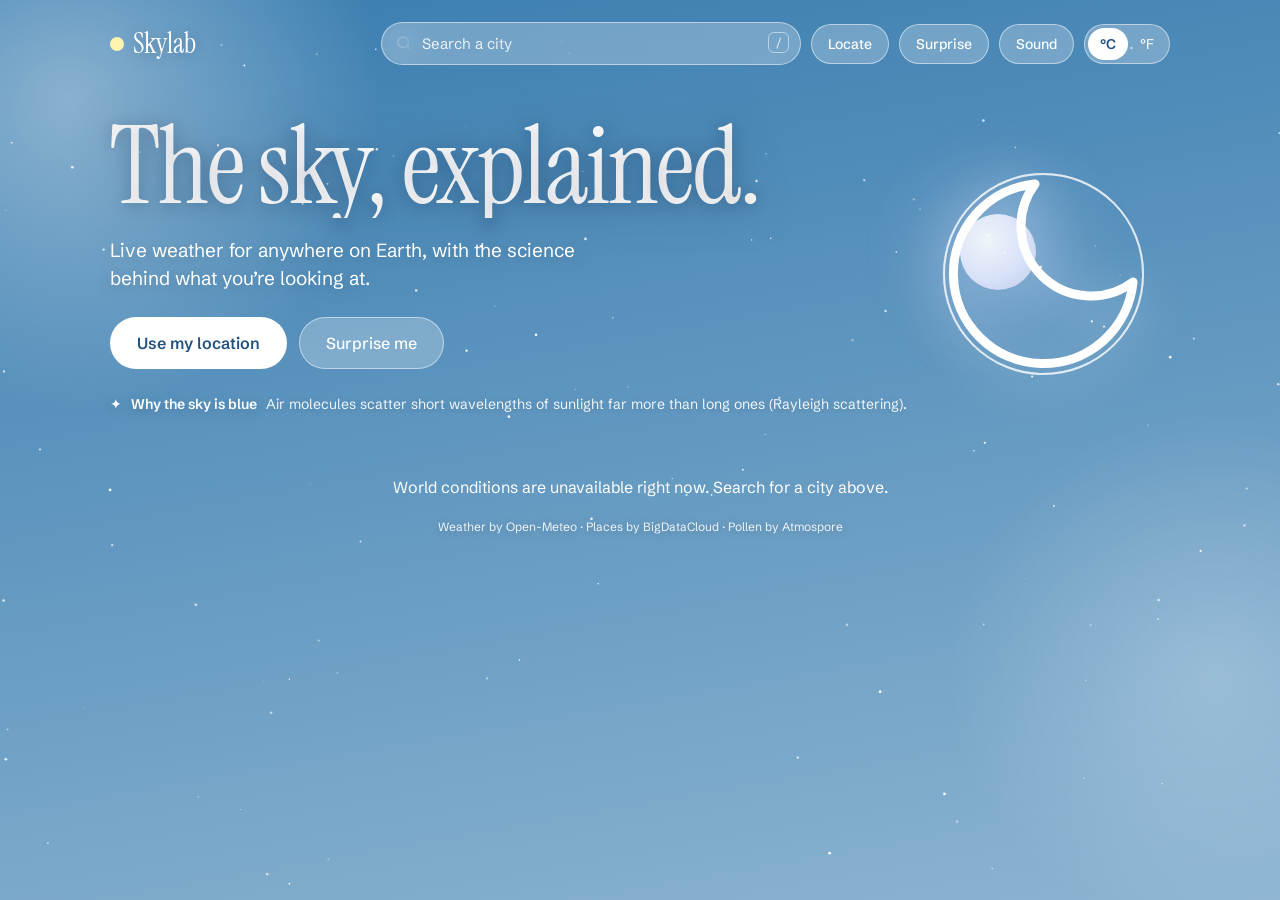
<file: skylab-weather_9.html>
<!DOCTYPE html>
<html lang="en">
<head>
<meta charset="utf-8">
<meta name="viewport" content="width=device-width, initial-scale=1">
<title>Skylab — Weather & Science</title>
<link rel="preconnect" href="https://fonts.googleapis.com">
<link rel="stylesheet" href="https://fonts.googleapis.com/css2?family=Instrument+Serif&family=Schibsted+Grotesk:wght@400;500;600&display=swap">
<style>
@property --a{syntax:'<color>';inherits:true;initial-value:#33b0ea}
@property --b{syntax:'<color>';inherits:true;initial-value:#a8dcf5}
@property --acc{syntax:'<color>';inherits:true;initial-value:#1d5f8c}
:root{--a:#33b0ea;--b:#a8dcf5;--acc:#1d5f8c;--ink:#14314f;--mut:rgba(20,49,79,.66);
--serif:"Instrument Serif",Georgia,serif;--sans:"Schibsted Grotesk",system-ui,sans-serif;
transition:--a 1.4s,--b 1.4s,--acc 1.4s}
*{box-sizing:border-box;margin:0}
html{scroll-behavior:smooth}
body{font-family:var(--sans);color:#fff;min-height:100vh;background:linear-gradient(170deg,var(--a),var(--b)) fixed;-webkit-font-smoothing:antialiased;overflow-x:hidden}
button{font:inherit;color:inherit;cursor:pointer;background:none;border:0}
:focus-visible{outline:2px solid #fff;outline-offset:2px}
::selection{background:rgba(255,255,255,.35)}

/* ambient layers */
.aurora{position:fixed;inset:-20%;z-index:0;pointer-events:none;
background:radial-gradient(40vmax 40vmax at 18% 22%,rgba(255,255,255,.38),transparent 62%),radial-gradient(34vmax 34vmax at 82% 68%,rgba(255,255,255,.24),transparent 62%);
animation:aur 28s ease-in-out infinite alternate}
@keyframes aur{to{transform:translate3d(6%,4%,0) rotate(8deg) scale(1.1)}}
#fx{position:fixed;inset:0;width:100%;height:100%;pointer-events:none;z-index:0}
#orb{position:fixed;width:120px;height:120px;border-radius:50%;transform:translate(-50%,-50%);pointer-events:none;z-index:0;opacity:0;
transition:left 1s cubic-bezier(.2,.7,.2,1),top 1s cubic-bezier(.2,.7,.2,1),opacity .7s,background .7s}
#orb.sun{background:radial-gradient(circle,#fffbe6 0 28%,#ffe08a 55%,rgba(255,224,138,0) 72%);animation:glow 5s ease-in-out infinite}
#orb.moon{width:76px;height:76px;background:radial-gradient(circle at 35% 35%,#fff,#e4eaff 55%,#c5cfee);box-shadow:0 0 80px 22px rgba(210,220,255,.45);animation:glow 6s ease-in-out infinite}
@keyframes glow{50%{transform:translate(-50%,-50%) scale(1.12)}}

.wrap{position:relative;z-index:1;max-width:1100px;margin:0 auto;padding:12px 20px 26px}

/* header */
header{position:sticky;top:0;z-index:10;display:flex;gap:10px;align-items:center;flex-wrap:wrap;padding:10px 20px;margin:0 -20px;border-radius:0 0 22px 22px;transition:background .35s,box-shadow .35s}
header.stuck{background:rgba(255,255,255,.2);backdrop-filter:blur(18px);box-shadow:0 8px 30px rgba(10,40,90,.12)}
.logo{font-family:var(--serif);font-size:28px;margin-right:auto;cursor:pointer;display:flex;align-items:center;gap:9px;text-shadow:0 2px 14px rgba(10,30,60,.25)}
.lg{width:14px;height:14px;border-radius:50%;background:#fff3b0;box-shadow:0 0 0 0 rgba(255,243,176,.8);animation:ping2 2.6s infinite}
@keyframes ping2{70%{box-shadow:0 0 0 12px rgba(255,243,176,0)}100%{box-shadow:0 0 0 0 rgba(255,243,176,0)}}
.search{position:relative;flex:1 1 280px;max-width:420px}
.search input{width:100%;padding:11px 40px 11px 40px;border-radius:999px;border:1px solid rgba(255,255,255,.5);background:rgba(255,255,255,.26);backdrop-filter:blur(14px);color:#fff;font:inherit;font-size:15px}
.search input::placeholder{color:rgba(255,255,255,.85)}
.search>svg{position:absolute;left:14px;top:12px;width:18px}
.search kbd{position:absolute;right:12px;top:10px;font:12px var(--sans);border:1px solid rgba(255,255,255,.5);border-radius:6px;padding:2px 7px;color:rgba(255,255,255,.9)}
.sugg{position:absolute;left:0;right:0;top:calc(100% + 8px);background:rgba(255,255,255,.97);color:var(--ink);border-radius:18px;overflow:hidden;z-index:5;display:none;box-shadow:0 20px 50px rgba(10,40,90,.25)}
.sugg.on{display:block;animation:rise .25s both}
.sugg button{display:block;width:100%;text-align:left;padding:11px 16px;font-size:14px}
.sugg button small{color:var(--mut);margin-left:6px}
.sugg button:hover,.sugg button[aria-selected=true]{background:rgba(20,49,79,.08)}
.sugg .hd{padding:10px 16px;font-size:13px;color:var(--mut)}
.pill{padding:10px 16px;border-radius:999px;border:1px solid rgba(255,255,255,.5);background:rgba(255,255,255,.24);backdrop-filter:blur(12px);font-size:14px;font-weight:500;white-space:nowrap;transition:transform .2s,background .25s}
.pill:hover{background:rgba(255,255,255,.38);transform:translateY(-2px)}
.pill:active{transform:scale(.95)}
.pill.solid{background:#fff;color:var(--acc);font-weight:600}
.pill.big{padding:15px 26px;font-size:16px}
.pill.dk{background:rgba(20,49,79,.07);border-color:rgba(20,49,79,.14);color:var(--ink)}
.pill.dk:hover{background:rgba(20,49,79,.13)}
.pill[aria-pressed=true].sndb{background:#fff;color:var(--acc)}
.seg{display:flex;padding:3px;border-radius:999px;border:1px solid rgba(255,255,255,.5);background:rgba(255,255,255,.24)}
.seg button{padding:7px 12px;border-radius:999px;font-size:14px;transition:background .25s,color .25s}
.seg button[aria-pressed=true]{background:#fff;color:var(--acc);font-weight:600}

/* hero */
.hero{display:grid;grid-template-columns:1.2fr 1fr;gap:10px;align-items:center;min-height:clamp(290px,42vh,410px);margin-top:10px;--px:0;--py:0;text-shadow:0 2px 16px rgba(10,30,60,.26)}
.place{display:flex;align-items:center;gap:8px}
.place h1{font-weight:500;font-size:23px}
.star{font-size:22px;color:#fff3b0;transition:transform .35s}
.star:hover{transform:rotate(72deg) scale(1.25)}
.sub{font-size:14px;color:rgba(255,255,255,.92);margin-top:2px}
.temp{font-family:var(--serif);font-size:clamp(96px,14vw,164px);line-height:.95;letter-spacing:-.02em;margin:8px 0 0 -4px;text-shadow:0 8px 40px rgba(10,30,60,.22)}
.temp sup{font-size:.34em;vertical-align:top;position:relative;top:.2em;margin-left:4px}
.cond{display:flex;align-items:center;gap:10px;font-size:22px}
.cond .em{display:inline-flex;font-size:34px}
.feels{font-size:15px;margin-top:4px;color:rgba(255,255,255,.93)}
.lede{font-family:var(--serif);font-size:22px;line-height:1.35;max-width:30ch;margin-top:10px}
.tt{margin-top:16px;max-width:380px}
.tt input{width:100%;height:8px;-webkit-appearance:none;appearance:none;border-radius:9px;background:rgba(255,255,255,.35);cursor:pointer}
.tt input::-webkit-slider-thumb{-webkit-appearance:none;width:24px;height:24px;border-radius:50%;background:#fff;box-shadow:0 3px 14px rgba(10,30,60,.35);transition:transform .2s}
.tt input::-moz-range-thumb{width:24px;height:24px;border:0;border-radius:50%;background:#fff;box-shadow:0 3px 14px rgba(10,30,60,.35)}
.tt input:hover::-webkit-slider-thumb,.tt input:active::-webkit-slider-thumb{transform:scale(1.22)}
.tl{margin-top:8px;font-size:13px;color:rgba(255,255,255,.92)}
.scene{display:flex;flex-direction:column;align-items:center;gap:16px}
.bigwrap{position:relative;display:grid;place-items:center;font-size:clamp(130px,20vw,240px);width:1em;height:1em}
.halo{position:absolute;inset:8%;border-radius:50%;border:2px solid rgba(255,255,255,.55);animation:haloP 3.8s ease-out infinite}
.halo::after{content:"";position:absolute;inset:-2px;border-radius:50%;border:2px solid rgba(255,255,255,.55);animation:haloP 3.8s 1.9s ease-out infinite}
@keyframes haloP{from{transform:scale(.8);opacity:.9}to{transform:scale(1.45);opacity:0}}
.bigic{font-size:1em;display:grid;place-items:center;transform:translate(calc(var(--px)*16px),calc(var(--py)*12px));transition:transform .25s}
.bigic .ic{width:1em;height:1em;stroke-width:.9;filter:drop-shadow(0 10px 26px rgba(255,255,255,.45))}
.ncbox{display:flex;align-items:center;gap:14px;padding:10px 16px;border-radius:18px;background:rgba(255,255,255,.24);border:1px solid rgba(255,255,255,.45);backdrop-filter:blur(12px);font-size:14px}
.ncbox .nb{display:flex;align-items:flex-end;gap:4px;height:30px}
.ncbox .nb i{width:6px;border-radius:3px;background:#fff;transform-origin:bottom;animation:gy .8s cubic-bezier(.2,.7,.2,1) both}

/* ticker & tabs */
.ticker{margin:4px 0 12px;min-height:26px;font-size:14px;display:flex;gap:9px;align-items:baseline;cursor:pointer;transition:opacity .4s,transform .4s;text-shadow:0 2px 12px rgba(10,30,60,.25)}
.ticker.out{opacity:0;transform:translateY(7px)}
.ticker b{font-weight:600;white-space:nowrap}
.ticker .tkb{opacity:.92;overflow:hidden;text-overflow:ellipsis;white-space:nowrap}
.spark{display:inline-block;animation:spin 6s linear infinite}
.tabs{position:relative;display:flex;gap:2px;padding:4px;border-radius:999px;background:rgba(255,255,255,.25);border:1px solid rgba(255,255,255,.45);backdrop-filter:blur(12px);width:max-content;max-width:100%;overflow-x:auto;margin-bottom:14px}
.tab{position:relative;z-index:1;padding:9px 18px;border-radius:999px;font-size:14px;font-weight:500;white-space:nowrap;transition:color .3s}
.tab[aria-selected=true]{color:var(--acc);font-weight:600}
.ind{position:absolute;top:4px;bottom:4px;left:4px;width:70px;border-radius:999px;background:#fff;box-shadow:0 6px 18px rgba(10,40,90,.18);transition:left .5s cubic-bezier(.3,1.3,.4,1),width .5s cubic-bezier(.3,1.3,.4,1)}

/* cards */
.pane{display:grid;gap:14px}
.g2{grid-template-columns:1.5fr 1fr}.g2e{grid-template-columns:1fr 1fr}
.card{position:relative;padding:20px;border-radius:26px;background:rgba(255,255,255,.72);color:var(--ink);text-shadow:none;border:1px solid rgba(255,255,255,.8);backdrop-filter:blur(18px) saturate(1.5);box-shadow:0 22px 50px -28px rgba(10,40,90,.45);
animation:rise .6s cubic-bezier(.2,.7,.2,1) both;transition:transform .35s cubic-bezier(.2,.7,.2,1),box-shadow .35s;overflow:hidden}
.pane>.card:nth-child(2){animation-delay:.1s}
.card:hover{transform:translateY(-4px);box-shadow:0 30px 60px -28px rgba(10,40,90,.5)}
.card::before{content:"";position:absolute;inset:0;pointer-events:none;opacity:0;transition:opacity .3s;background:radial-gradient(260px circle at var(--mx,50%) var(--my,50%),rgba(255,255,255,.75),transparent 65%)}
.card:hover::before{opacity:1}
.card>*{position:relative}
h3{font-size:12px;letter-spacing:.08em;text-transform:uppercase;color:var(--mut);margin-bottom:12px;font-weight:600}
.note{color:var(--mut);font-size:14px;line-height:1.55;margin-top:8px}
.sk{animation:pulse 1.2s infinite alternate}
@keyframes pulse{from{opacity:.4}to{opacity:.9}}

/* today */
.strip{display:grid;grid-template-columns:auto repeat(4,1fr);gap:16px;align-items:center;padding-bottom:14px;margin-bottom:10px;border-bottom:1px solid rgba(20,49,79,.1)}
.ringw{text-align:center}.ringw small{display:block;font-size:12px;color:var(--mut);margin-top:-2px}
.rg{animation:ringIn 1.6s cubic-bezier(.2,.7,.2,1) both}
@keyframes ringIn{from{stroke-dashoffset:var(--C)}}
.mini span{font-size:12px;color:var(--mut)}
.mini b{display:flex;align-items:center;gap:6px;font-family:var(--serif);font-weight:400;font-size:26px;line-height:1.2}
.mini small{font-size:12px;color:var(--mut)}
.bar2{height:5px;border-radius:9px;background:rgba(20,49,79,.12);margin-top:6px;overflow:hidden}
.bar2 i{display:block;height:100%;width:var(--w);background:var(--acc);border-radius:9px;animation:gw 1.2s cubic-bezier(.2,.7,.2,1) both}
.wind{width:22px;height:22px;transform:rotate(var(--r));animation:aim 1.6s cubic-bezier(.3,1.4,.4,1) both;color:var(--acc)}
@keyframes aim{from{transform:rotate(-220deg)}}
.chartbox{position:relative}
.tlegend{display:flex;align-items:center;gap:10px;margin-top:6px;font-size:12px;color:var(--mut)}
.tgbar{flex:1;height:6px;border-radius:9px}
.rb{transform-box:fill-box;transform-origin:bottom;animation:gy .8s cubic-bezier(.2,.7,.2,1) both;animation-delay:calc(var(--i)*25ms)}
.draw{stroke-dasharray:1;stroke-dashoffset:1;animation:dr 2s .2s cubic-bezier(.4,0,.2,1) forwards}
@keyframes dr{to{stroke-dashoffset:0}}
.tip{position:absolute;top:-6px;transform:translateX(-50%);padding:7px 11px;border-radius:12px;background:var(--ink);color:#fff;font-size:13px;pointer-events:none;opacity:0;transition:opacity .2s,left .08s;white-space:nowrap;text-align:center;z-index:2}
.tip small{opacity:.75}
.side{display:flex;flex-direction:column;gap:12px}
.arc{stroke-dasharray:4 6;animation:dash 2s linear infinite}
@keyframes dash{to{stroke-dashoffset:-20}}
.glow{animation:gl2 2.4s ease-in-out infinite;transform-box:fill-box;transform-origin:center}
@keyframes gl2{50%{transform:scale(1.5);opacity:.1}}
.moonrow{display:flex;gap:12px;align-items:center;font-size:14px}
.moonrow .ic{font-size:36px}.moonrow small{display:block;color:var(--mut);font-size:12px}
.best{font-size:14px;line-height:1.5}.best b{font-family:var(--serif);font-weight:400;font-size:19px}
.chips{display:flex;flex-wrap:wrap;gap:8px}
.chip{display:inline-flex;gap:7px;align-items:center;padding:8px 13px;border-radius:999px;background:rgba(255,255,255,.85);font-size:13.5px;animation:pop .55s cubic-bezier(.3,1.5,.4,1) both;animation-delay:calc(var(--n)*90ms + 300ms);transition:transform .25s}
.chip:hover{transform:translateY(-3px) rotate(-2deg)}
.chip .ic{font-size:17px}
@keyframes pop{from{opacity:0;transform:scale(.6)}}

/* week */
.story{font-family:var(--serif);font-size:21px;line-height:1.35;margin-bottom:10px;max-width:46ch}
.wk{display:grid;grid-template-columns:repeat(7,1fr);gap:6px}
.dcol{display:flex;flex-direction:column;align-items:center;gap:6px;padding:12px 4px;border-radius:18px;font-size:14px;animation:rise .6s cubic-bezier(.2,.7,.2,1) both;animation-delay:calc(var(--n)*70ms);transition:background .25s,transform .25s}
.dcol:hover{background:rgba(255,255,255,.8);transform:translateY(-5px)}
.dcol .dic{font-size:26px;display:flex}
.dcol .hi{font-weight:600}.dcol .lo,.dcol small{color:var(--mut)}.dcol small{font-size:12px;color:#3b8fe0}
.dbar{position:relative;width:9px;height:110px;border-radius:9px;background:rgba(20,49,79,.1)}
.dbar i{position:absolute;left:0;right:0;bottom:var(--lo);height:var(--h);border-radius:9px;animation:gy .9s cubic-bezier(.2,.7,.2,1) both;animation-delay:calc(var(--n)*70ms + 200ms)}
.hours{display:flex;gap:6px;overflow-x:auto;padding-bottom:6px;scrollbar-width:thin}
.hr{flex:0 0 62px;text-align:center;padding:10px 0;border-radius:16px;font-size:14px;transition:background .2s,transform .2s;animation:rise .5s cubic-bezier(.2,.7,.2,1) both;animation-delay:calc(var(--n)*28ms)}
.hr:hover{background:rgba(255,255,255,.8);transform:translateY(-3px)}
.hr:first-child{background:rgba(255,255,255,.75)}
.hr .t{color:var(--mut);font-size:13px}.hr .e{font-size:24px;margin:6px 0;display:flex;justify-content:center}.hr .p{font-size:11px;color:#3b8fe0;height:14px}

/* air & pollen */
.gauge svg{width:100%;max-width:280px;display:block;margin:0 auto}
.gfill{animation:gf 1.6s cubic-bezier(.2,.7,.2,1) both}
@keyframes gf{from{stroke-dashoffset:100}}
.needle{transform-origin:100px 100px;transform:rotate(var(--r));animation:needle 1.8s cubic-bezier(.3,1.4,.4,1) both}
@keyframes needle{from{transform:rotate(-90deg)}}
.aq{text-align:center;font-family:var(--serif);font-size:54px;line-height:1;margin-top:-4px}
.aq small{font-family:var(--sans);font-size:16px;margin-left:10px}
.pl{display:grid;gap:11px;margin-top:12px}
.pr{display:grid;grid-template-columns:92px 1fr 78px;align-items:center;gap:12px;font-size:14px}
.pb{height:8px;border-radius:9px;background:rgba(20,49,79,.1);overflow:hidden}
.pb i{display:block;height:100%;width:var(--w);border-radius:9px;animation:gw 1.1s cubic-bezier(.2,.7,.2,1) both;animation-delay:calc(var(--n)*80ms)}
.pb i.lv0{background:#4fd18b}.pb i.lv1{background:#f0cf45}.pb i.lv2{background:#f59a3a}.pb i.lv3{background:#e5652e}
.pr b{text-align:right;font-weight:600;font-size:13px}
.src{display:inline-block;margin-top:12px;font-size:12px;color:var(--mut);border:1px solid rgba(20,49,79,.16);border-radius:99px;padding:3px 10px}

/* science */
.sw{display:inline-flex;padding:3px;border-radius:999px;background:rgba(20,49,79,.08);margin-bottom:14px}
.sw button{padding:7px 14px;border-radius:999px;font-size:13.5px;transition:background .25s,color .25s}
.sw button[aria-pressed=true]{background:#fff;color:var(--acc);font-weight:600;box-shadow:0 4px 12px rgba(10,40,90,.12)}
#sbody{animation:rise .5s both}
.tag{display:inline-block;font-size:12px;border:1px solid rgba(20,49,79,.18);border-radius:99px;padding:3px 10px;color:var(--mut)}
.fh{font-family:var(--serif);font-weight:400;font-size:30px;line-height:1.15;margin:10px 0}
.fp{font-size:15px;line-height:1.6;color:var(--mut)}
.fnav{display:flex;gap:8px;margin-top:16px}
.qs{font-family:var(--serif);font-size:25px;line-height:1.25;margin-bottom:14px}
.qb{display:flex;gap:10px}.qr{margin-top:12px;color:var(--mut);font-size:14px;line-height:1.55}.qr b{color:var(--ink)}
.sc{margin-top:10px;font-size:12px;color:var(--mut)}
.labgrid{display:grid;grid-template-columns:1fr 1fr;gap:10px}
.st{padding:12px 14px;border-radius:16px;background:rgba(255,255,255,.65);transition:transform .25s,background .25s;animation:rise .55s both;animation-delay:calc(var(--n)*70ms)}
.st:hover{transform:translateY(-3px);background:#fff}
.st b{display:block;font-family:var(--serif);font-weight:400;font-size:26px;margin:2px 0}
.st span{font-size:12px;color:var(--mut);line-height:1.35;display:block}

/* landing */
.land h1{font-family:var(--serif);font-weight:400;font-size:clamp(56px,10vw,108px);line-height:.95;letter-spacing:-.02em;
background:linear-gradient(100deg,#fff 30%,#fff3c4 50%,#fff 70%);background-size:250% 100%;-webkit-background-clip:text;background-clip:text;color:transparent;animation:shine 6s linear infinite;filter:drop-shadow(0 4px 22px rgba(10,30,60,.25))}
@keyframes shine{to{background-position:-250% 0}}
.lp{font-size:19px;line-height:1.5;max-width:40ch;margin:18px 0 24px}
.cta{display:flex;gap:12px;flex-wrap:wrap;margin-bottom:26px}
.marq{overflow:hidden;margin-top:14px;-webkit-mask-image:linear-gradient(90deg,transparent,#000 8%,#000 92%,transparent);mask-image:linear-gradient(90deg,transparent,#000 8%,#000 92%,transparent)}
.track{display:flex;gap:12px;width:max-content;animation:marq 50s linear infinite}
.track:hover{animation-play-state:paused}
@keyframes marq{to{transform:translateX(-50%)}}
.cityc{display:flex;gap:10px;align-items:center;padding:12px 18px;border-radius:999px;background:rgba(255,255,255,.28);border:1px solid rgba(255,255,255,.55);backdrop-filter:blur(10px);white-space:nowrap;transition:transform .25s,background .25s;text-shadow:0 1px 10px rgba(10,30,60,.2)}
.cityc:hover{transform:translateY(-4px) scale(1.04);background:rgba(255,255,255,.45)}
.cityc .ic{font-size:26px}.cityc b{font-family:var(--serif);font-weight:400;font-size:26px}.cityc small{opacity:.9}

/* icons */
.ic{width:1em;height:1em;display:inline-block;vertical-align:-.14em;fill:none;stroke:currentColor;stroke-width:1.5;stroke-linecap:round;stroke-linejoin:round}
.i-sun{color:#f2a51a;animation:spin 26s linear infinite}.i-moon{color:#6b7bd6;animation:sway 6s ease-in-out infinite}
.i-rain,.i-drizzle,.i-drop,.i-umbrella{color:#3b8fe0}.i-rain,.i-drizzle{animation:bobi 2.4s ease-in-out infinite}
.i-storm{color:#e0a100;animation:zap 3.2s infinite}.i-snow,.i-flake{color:#5aa7d6}.i-snow{animation:bobi 3s ease-in-out infinite}
.i-partly{color:#e8a93a;animation:sway 6s ease-in-out infinite}.i-cloud{color:#6f8aa8;animation:sway 7s ease-in-out infinite}.i-fog{color:#8aa0b5;animation:sway 5s ease-in-out infinite}
.i-tshirt,.i-layers,.i-jacket{color:#e0892f}.i-wind{color:#3fa3b5}.i-walk{color:#3fae7a}
.hero .ic,.cityc .ic{color:#fff}
@keyframes spin{to{transform:rotate(360deg)}}
@keyframes sway{50%{transform:translateX(4px) translateY(-2px)}}
@keyframes bobi{50%{transform:translateY(-4px)}}
@keyframes zap{0%,86%,100%{opacity:1}90%{opacity:.35}94%{opacity:1}97%{opacity:.5}}

/* misc animation */
@keyframes rise{from{opacity:0;transform:translateY(24px)}to{opacity:1;transform:none}}
@keyframes gy{from{transform:scaleY(0);opacity:0}}
@keyframes gw{from{width:0}}
.enter>*{animation:rise .8s cubic-bezier(.2,.7,.2,1) both}
.enter>*:nth-child(2){animation-delay:.1s}.enter>*:nth-child(3){animation-delay:.2s}.enter>*:nth-child(4){animation-delay:.3s}
.busy #main{opacity:.5;transition:opacity .3s}
.msg{margin-top:70px;text-align:center}.msg h2{font-family:var(--serif);font-size:38px;font-weight:400;margin-bottom:8px}.msg p{max-width:46ch;margin:0 auto 20px;line-height:1.55}
#toast{position:fixed;left:50%;bottom:26px;transform:translate(-50%,20px);padding:12px 20px;border-radius:14px;background:var(--ink);color:#fff;opacity:0;transition:.35s;z-index:9;font-size:14px;pointer-events:none}
#toast.on{opacity:1;transform:translate(-50%,0)}
footer{margin-top:22px;font-size:12px;text-align:center;color:rgba(255,255,255,.9);text-shadow:0 1px 8px rgba(10,30,60,.25)}

@media(max-width:860px){
 .hero{grid-template-columns:1fr}.scene{flex-direction:row;justify-content:space-between;width:100%}.bigwrap{font-size:110px}
 .g2,.g2e{grid-template-columns:1fr}.strip{grid-template-columns:repeat(3,1fr)}
 .wk{grid-template-columns:repeat(7,minmax(54px,1fr));overflow-x:auto}.logo{width:100%}
}
@media(prefers-reduced-motion:reduce){*{transition:none!important;animation:none!important}}
</style>
</head>
<body>
<div class="aurora" aria-hidden="true"></div>
<canvas id="fx" aria-hidden="true"></canvas>
<div id="orb" aria-hidden="true"></div>
<div class="wrap">
<header id="hd">
 <div class="logo" id="logo"><span class="lg"></span>Skylab</div>
 <div class="search">
  <svg viewBox="0 0 24 24" fill="none" stroke="currentColor" stroke-width="2" stroke-linecap="round"><circle cx="11" cy="11" r="7"/><path d="m20 20-3.5-3.5"/></svg>
  <input id="q" type="search" placeholder="Search a city" autocomplete="off" aria-label="Search a city" aria-controls="sg">
  <kbd>/</kbd>
  <div class="sugg" id="sg" role="listbox"></div>
 </div>
 <button class="pill" id="loc">Locate</button>
 <button class="pill" id="sur" title="Jump to a place with interesting weather">Surprise</button>
 <button class="pill sndb" id="snd" aria-pressed="false" title="Ambient weather sound">Sound</button>
 <div class="seg" role="group" aria-label="Units"><button data-u="c">°C</button><button data-u="f">°F</button></div>
</header>
<main id="main"></main>
<footer>Weather by Open-Meteo · Places by BigDataCloud · Pollen by Atmospore</footer>
</div>

<script>
/* ============ CONFIG: Atmospore ============
   I could not verify Atmospore's endpoint from here. Edit `candidates` to match
   their docs. Each candidate is tried in order; the first response that contains
   pollen-like fields wins. The raw response is logged in the console.
   NOTE: this key is visible to anyone who views the page source. */
/* ============ CONFIG: Atmospore (https://pollenapi.com) ============
   NOTE: this key is visible to anyone who views the page source. */
const ATMO={
 key:'atmo_43d5d76734e56961d44f4e6b023198fa',
 base:'https://pollenapi.com/v1'
};
let atmoDead=false;

/* ============ basics ============ */
const $=(s,r=document)=>r.querySelector(s),$$=(s,r=document)=>[...r.querySelectorAll(s)];
const main=$('#main'),q=$('#q'),sg=$('#sg');
const lsGet=k=>{try{return JSON.parse(localStorage.getItem(k))}catch(e){return null}};
const lsSet=(k,v)=>{try{localStorage.setItem(k,JSON.stringify(v))}catch(e){}};
let unit=lsGet('unit')||'c',data=null,place=null,tab='today',lastKey='',tickT;
const still=matchMedia('(prefers-reduced-motion:reduce)').matches;
const T=c=>Math.round(unit=='c'?c:c*9/5+32);
const W=k=>unit=='c'?Math.round(k)+' km/h':Math.round(k*.621)+' mph';
const deg=()=>unit=='c'?'°C':'°F';
const hm=m=>`${Math.floor(m/60)}h ${Math.round(m%60)}m`;
const fmtT=s=>s.slice(11,16);
const idx0=()=>Math.max(0,data.hourly.time.findIndex(t=>t>=data.current.time.slice(0,13)+':00'));

function cat(code,day){
 if(code>=95)return'storm';
 if(code>=71&&code<=77||code==85||code==86)return'snow';
 if(code>=51&&code<=67||code>=80&&code<=82)return'rain';
 if(code==45||code==48)return'fog';
 if(code==3||code==2)return'cloud';
 return day?'clear':'night';
}
const LABEL={0:'Clear sky',1:'Mostly clear',2:'Partly cloudy',3:'Overcast',45:'Fog',48:'Freezing fog',51:'Light drizzle',53:'Drizzle',55:'Heavy drizzle',56:'Freezing drizzle',57:'Freezing drizzle',61:'Light rain',63:'Rain',65:'Heavy rain',66:'Freezing rain',67:'Freezing rain',71:'Light snow',73:'Snow',75:'Heavy snow',77:'Snow grains',80:'Rain showers',81:'Rain showers',82:'Violent showers',85:'Snow showers',86:'Snow showers',95:'Thunderstorm',96:'Thunderstorm with hail',99:'Thunderstorm with hail'};
const IC={
sun:'<circle cx="12" cy="12" r="4"/><path d="M12 2v2M12 20v2M4.9 4.9l1.4 1.4M17.7 17.7l1.4 1.4M2 12h2M20 12h2M4.9 19.1l1.4-1.4M17.7 6.3l1.4-1.4"/>',
moon:'<path d="M21 12.8A9 9 0 1 1 11.2 3a7 7 0 0 0 9.8 9.8z"/>',
cloud:'<path d="M17.5 19H9a5 5 0 1 1 4.8-6.4h3.7a3.2 3.2 0 0 1 0 6.4z"/>',
partly:'<circle cx="8" cy="8" r="2.6"/><path d="M8 2.5v1.2M2.5 8h1.2M4.1 4.1l.9.9M11.9 4.1l-.9.9M18 20H10.5a4.2 4.2 0 1 1 4-5.5H18a2.9 2.9 0 0 1 0 5.5z"/>',
fog:'<path d="M4 8h16M2 12h20M5 16h14M8 20h8"/>',
drizzle:'<path d="M17 13H8.5a4.6 4.6 0 1 1 4.4-5.9H17a3 3 0 0 1 0 5.9z"/><path d="M8 17v.01M12 19v.01M16 17v.01M10 21v.01M14 21v.01"/>',
rain:'<path d="M17 13H8.5a4.6 4.6 0 1 1 4.4-5.9H17a3 3 0 0 1 0 5.9z"/><path d="M8 16l-1 3M12 16l-1 3M16 16l-1 3"/>',
snow:'<path d="M17 13H8.5a4.6 4.6 0 1 1 4.4-5.9H17a3 3 0 0 1 0 5.9z"/><path d="M8 17v.01M12 19v.01M16 17v.01M10 21v.01M14 21v.01"/>',
storm:'<path d="M17 13H8.5a4.6 4.6 0 1 1 4.4-5.9H17a3 3 0 0 1 0 5.9z"/><path d="M12.5 13.5L10 17.5h3.5L11 21.5"/>',
umbrella:'<path d="M12 3v1M3 13a9 9 0 0 1 18 0zM12 13v5a2 2 0 0 1-4 0"/>',
tshirt:'<path d="M8 3L3 6l2.5 4L8 9v12h8V9l2.5 1L21 6l-5-3a4 4 0 0 1-8 0z"/>',
layers:'<path d="M12 3l9 5-9 5-9-5zM3 13l9 5 9-5"/>',
jacket:'<path d="M9 3L3 6v5l3 1v9h12v-9l3-1V6l-6-3-3 4zM12 7v14"/>',
flake:'<path d="M12 2v20M4.2 7l15.6 10M4.2 17L19.8 7"/>',
wind:'<path d="M3 8h11a3 3 0 1 0-3-3M3 12h16a3 3 0 1 1-3 3M3 16h8"/>',
drop:'<path d="M12 3s6 6.5 6 11a6 6 0 0 1-12 0c0-4.5 6-11 6-11z"/>',
walk:'<circle cx="12" cy="12" r="9"/><path d="M15.5 8.5l-2 5-5 2 2-5z"/>'};
const ic=n=>`<svg class="ic i-${n}" viewBox="0 0 24 24" aria-hidden="true">${IC[n]||''}</svg>`;
function emoji(code,day=1){
 let n;
 if(code<=1)n=day?'sun':'moon'; else if(code==2)n=day?'partly':'cloud'; else if(code==3)n='cloud';
 else if(code==45||code==48)n='fog'; else if(code<=57)n='drizzle';
 else if(code<=67||code>=80&&code<=82)n='rain'; else if(code<=77||code==85||code==86)n='snow'; else n='storm';
 return ic(n);
}

/* ============ colour theme: cool blue -> teal -> gold -> orange (never red) ============ */
const hex=h=>[1,3,5].map(i=>parseInt(h.slice(i,i+2),16));
const toHex=a=>'#'+a.map(v=>Math.round(Math.max(0,Math.min(255,v))).toString(16).padStart(2,'0')).join('');
const mix=(a,b,t)=>{const x=hex(a),y=hex(b);return toHex(x.map((v,i)=>v+(y[i]-v)*t))};
const STOPS=[[-8,'#4d8dff'],[6,'#33b0ea'],[14,'#36c5b4'],[21,'#f3c24a'],[28,'#f59a3a'],[36,'#ee7a2c']];
function tempBase(t){
 if(t<=STOPS[0][0])return STOPS[0][1];
 for(let i=1;i<STOPS.length;i++){
  if(t<=STOPS[i][0]){const[t0,c0]=STOPS[i-1],[t1,c1]=STOPS[i];return mix(c0,c1,(t-t0)/(t1-t0))}
 }
 return STOPS[STOPS.length-1][1];
}
const COND_MIX={clear:null,cloud:['#8a9bb0',.36],rain:['#6f84a3',.42],snow:['#86a6c4',.38],fog:['#93a0ad',.48],storm:['#5d6391',.52],night:['#3d4394',.52]};
function theme(tC,k){
 let base=tempBase(tC);const m=COND_MIX[k];if(m)base=mix(base,m[0],m[1]);
 const s=document.documentElement.style;
 s.setProperty('--a',base);s.setProperty('--b',mix(base,'#ffffff',.42));s.setProperty('--acc',mix(base,'#0c2a52',.52));
}
function tempColor(c){const t=Math.max(-10,Math.min(38,c)),hue=208-((t+10)/48)*182;return`hsl(${hue.toFixed(0)},72%,58%)`}

/* ============ science facts ============ */
const FACTS=[
['clear','Why the sky is blue','Air molecules scatter short wavelengths of sunlight far more than long ones (Rayleigh scattering). Violet scatters even more, but the Sun emits less of it and our eyes respond weakly to it, so we see blue.','Optics'],
['clear','Sunsets are red for a reason','At sunset, light crosses much more atmosphere. Most blue is scattered out of the beam on the way, leaving reds and oranges to reach your eyes.','Optics'],
['clear','Sunlight is 8 minutes old','Light from the Sun takes about 8 minutes and 20 seconds to reach Earth, so you always see the Sun as it was a little while ago.','Astronomy'],
['night','Starlight is old news','Light from the Moon takes about 1.3 seconds to reach you. Light from the nearest star beyond the Sun takes over four years, so you are seeing the past.','Astronomy'],
['night','Why stars twinkle','Turbulent air bends starlight on its way down, making the point of light flicker. Planets twinkle less because they are small discs, not points.','Optics'],
['night','The Moon is drifting away','It moves about 3.8 cm farther from Earth every year, roughly the speed fingernails grow.','Astronomy'],
['cloud','A cloud is heavy','A typical fair-weather cumulus holds roughly 500 tonnes of water, held up by rising air and droplets so tiny they fall extremely slowly.','Atmosphere'],
['cloud','Why clouds look white','Water droplets scatter all visible wavelengths about equally, so sunlight stays white. Thick clouds look grey because little light gets through their base.','Optics'],
['rain','Raindrops are not teardrops','Small drops are nearly spherical. Larger ones flatten into a shape like a hamburger bun as air pushes up on them.','Fluid dynamics'],
['rain','The smell of rain','Petrichor comes from oils released by plants and from geosmin, a compound made by soil bacteria. Raindrops hitting dry ground launch it into the air.','Chemistry'],
['rain','Raindrops fall fast','A large raindrop reaches about 9 m/s, roughly 30 km/h. Drizzle drifts down at under 1 m/s.','Fluid dynamics'],
['snow','Snow is white, ice is blue','Ice crystals scatter all colours equally, so snow looks white. Thick, clear ice absorbs a little red light and shows a faint blue.','Optics'],
['snow','No two snowflakes are exactly alike','Each crystal follows a slightly different path through temperature and humidity on the way down, shaping it uniquely.','Meteorology'],
['storm','Lightning is hotter than the Sun','A lightning channel briefly reaches about 30,000 °C, roughly five times hotter than the Sun’s surface. The air explodes outward: that is thunder.','Physics'],
['storm','Count to the thunder','Sound travels about 1 km in 3 seconds. Count the seconds between flash and bang, divide by three, and you have the distance in kilometres.','Physics'],
['fog','Fog is a cloud on the ground','It forms the same way as any cloud: air cools to its dew point and water vapour condenses onto tiny particles.','Atmosphere'],
['hot','Humid heat feels worse than dry heat','At the same temperature, high humidity slows sweat evaporation, so your body can’t shed heat as efficiently.','Physiology'],
['cold','Why cold air feels dry','Cold air can hold far less water vapour. Warm it indoors without adding moisture and its relative humidity drops sharply.','Thermodynamics'],
['uv','Clouds don’t block all UV','Up to 80% of UV rays pass through light cloud cover, which is why overcast days can still burn skin.','Radiation']
];
function factKey(){
 const c=data.current,k=cat(c.weather_code,c.is_day);let key=k;
 if(k=='clear'||k=='cloud'){if(c.temperature_2m>=30)key='hot';else if(data.daily.uv_index_max[0]>=7&&c.is_day)key='uv'}
 if(c.temperature_2m<=0&&k!='snow')key='cold';
 return key;
}
function factPool(){
 if(!data)return FACTS;
 const m=factKey();
 return[...FACTS.filter(f=>f[0]==m),...FACTS.filter(f=>f[0]!=m)];
}
const QZ=[
['Lightning never strikes the same place twice.',0,'Myth. The Empire State Building is hit around 20 times a year. Tall, pointed, conductive objects are repeat targets.'],
['Raindrops fall in a teardrop shape.',0,'Myth. Small drops are spheres; big ones flatten like a bun as air pushes up on them.'],
['Snowflakes grow six arms because of the hexagonal structure of ice.',1,'Fact. Water molecules lock into a hexagonal lattice, so classic snow crystals have six-fold symmetry.'],
['Earth is closest to the Sun during Northern Hemisphere summer.',0,'Myth. Earth is closest in early January. Seasons come from the 23.4° axial tilt, not distance.'],
['Thunder is the sound of air expanding violently around a lightning bolt.',1,'Fact. The channel heats to about 30,000 °C in microseconds and the air bursts outward as a shock wave.'],
['You lose most of your body heat through your head.',0,'Myth. The head is about 7–10% of body surface, so it loses roughly that share of heat.'],
['A cloud is made of water vapour.',0,'Myth. Vapour is invisible. Clouds are tiny liquid droplets or ice crystals that formed from it.'],
['Dew forms when surfaces cool below the air’s dew point.',1,'Fact. Air at that temperature can no longer hold its vapour, so it condenses on the cold surface.']
];
let qi=lsGet('qi')||0,score=lsGet('score')||[0,0],sciMode='fact',factI=0;

/* ============ fetching ============ */
async function getWeather(lat,lon){
 const u=`https://api.open-meteo.com/v1/forecast?latitude=${lat}&longitude=${lon}&current=temperature_2m,apparent_temperature,relative_humidity_2m,is_day,weather_code,wind_speed_10m,wind_direction_10m,surface_pressure,dew_point_2m&hourly=temperature_2m,weather_code,precipitation_probability,is_day&daily=weather_code,temperature_2m_max,temperature_2m_min,sunrise,sunset,uv_index_max,precipitation_probability_max&minutely_15=precipitation&forecast_minutely_15=8&timezone=auto&forecast_days=7`;
 const r=await fetch(u);if(!r.ok)throw new Error('Weather service unavailable');return r.json();
}
async function reverse(lat,lon){
 try{
  const r=await fetch(`https://api.bigdatacloud.net/data/reverse-geocode-client?latitude=${lat}&longitude=${lon}&localityLanguage=en`);const j=await r.json();
  return{name:j.city||j.locality||'Your location',sub:[j.principalSubdivision,j.countryName].filter(Boolean).join(', ')};
 }catch(e){return{name:'Your location',sub:''}}
}
const geo=async(n,c=5)=>((await(await fetch(`https://geocoding-api.open-meteo.com/v1/search?name=${encodeURIComponent(n)}&count=${c}&language=en`)).json()).results||[]).map(x=>({lat:x.latitude,lon:x.longitude,name:x.name,sub:[x.admin1,x.country].filter(Boolean).join(', ')}));
async function show(lat,lon,name,sub){
 document.body.classList.add('busy');
 try{
  const[d,rev]=await Promise.all([getWeather(lat,lon),name?{name,sub}:reverse(lat,lon)]);
  data=d;place={lat,lon,name:rev.name,sub:rev.sub};lsSet('place',place);render();
 }catch(e){error('Could not load the forecast',(navigator.onLine?e.message:'You appear to be offline.')+' Check your connection and try again.')}
 document.body.classList.remove('busy');
}
function locate(){
 if(!navigator.geolocation)return error('Location isn’t supported','This browser can’t share your location. Search for a city instead.');
 main.innerHTML='<div class="msg sk"><h2>Finding you…</h2><p>Allow location access when your browser asks.</p></div>';
 navigator.geolocation.getCurrentPosition(p=>show(+p.coords.latitude.toFixed(3),+p.coords.longitude.toFixed(3)),
  e=>error(e.code==1?'Location access is blocked':'Couldn’t get your location',e.code==1?'Allow location for this page in your browser settings, or search for a city above.':'Try again, or search for a city above.'),
  {enableHighAccuracy:false,timeout:12000,maximumAge:600000});
}
function error(h,p){main.className='';main.innerHTML=`<div class="msg"><h2>${h}</h2><p>${p}</p><button class="pill" onclick="locate()">Try my location again</button></div>`}

/* ============ helpers for text ============ */
function heroLine(){
 const c=data.current,h=data.hourly,t=c.apparent_temperature,v=c.wind_speed_10m,i0=idx0();
 const tempW=t<=0?'freezing':t<=8?'cold':t<=14?'cool':t<=21?'mild':t<=28?'warm':'hot';
 const windW=v<8?'calm':v<22?'a light breeze':v<38?'breezy':v<55?'windy':'gusty';
 const nowRain=c.weather_code>=51&&c.weather_code<=67||c.weather_code>=80&&c.weather_code<=95;
 let rc='';
 if(nowRain)rc=', rain falling now';
 else{const soon=h.precipitation_probability.slice(i0+1,i0+9).findIndex(p=>p>=55);if(soon>=0)rc=`, with rain likely ${soon<=2?'within the hour':soon<=6?'later today':'this evening'}`}
 return`${tempW[0].toUpperCase()+tempW.slice(1)} and ${windW}, ${(LABEL[c.weather_code]||'').toLowerCase()}${rc}.`;
}
function story(){
 const d=data.daily,nm=d.time.map((t,i)=>i?new Date(t+'T12:00').toLocaleDateString('en',{weekday:'long'}):'today');
 const wet=d.weather_code.findIndex(c=>c>=51&&c<=67||c>=80&&c<=82||c>=95),snow=d.weather_code.findIndex(c=>c>=71&&c<=77||c==85||c==86);
 const hi=d.temperature_2m_max.indexOf(Math.max(...d.temperature_2m_max)),lo=d.temperature_2m_min.indexOf(Math.min(...d.temperature_2m_min));
 const sky=snow>=0?`snow arrives ${nm[snow]}`:wet>=0?`rain arrives ${nm[wet]}`:'skies stay dry all week';
 return`This week: ${sky}. Warmest ${nm[hi]} at ${T(d.temperature_2m_max[hi])}°, coolest ${nm[lo]} at ${T(d.temperature_2m_min[lo])}°.`;
}
function moon(){
 const syn=29.530588853,p=((((Date.now()-Date.UTC(2000,0,6,18,14))/864e5)%syn)+syn)%syn/syn;
 const names=['New moon','Waxing crescent','First quarter','Waxing gibbous','Full moon','Waning gibbous','Last quarter','Waning crescent'];
 return{n:names[Math.round(p*8)%8],lit:Math.round((1-Math.cos(2*Math.PI*p))/2*100),p};
}
function moonIcon(){
 const p=moon().p,k=Math.cos(2*Math.PI*p),rx=(9*Math.abs(k)).toFixed(2),w=p<.5,o=w?1:0,i=w?(k>0?0:1):(k>0?1:0);
 return`<svg class="ic" viewBox="0 0 24 24" aria-hidden="true" style="animation:none"><circle cx="12" cy="12" r="9" style="fill:rgba(20,49,79,.08);stroke:rgba(20,49,79,.3)"/><path d="M12 3A9 9 0 0 ${o} 12 21A${rx} 9 0 0 ${i} 12 3z" style="fill:#6b7bd6;stroke:none"/></svg>`;
}
function comfortInfo(){
 const c=data.current,h=data.hourly,i0=idx0();
 const rain=Math.max(...h.precipitation_probability.slice(i0,i0+6));
 const s=Math.max(0,Math.round(100-Math.min(45,Math.abs(c.temperature_2m-21)*3.2)-Math.max(0,c.dew_point_2m-16)*3-Math.max(0,c.wind_speed_10m-20)*.9-rain*.25));
 let best=-1,bs=-1e9;
 for(let i=i0;i<i0+24&&i<h.time.length;i++){
  if(!h.is_day[i])continue;
  const sc=100-Math.abs(h.temperature_2m[i]-21)*3.2-h.precipitation_probability[i]*.6;
  if(sc>bs){bs=sc;best=i}
 }
 return{s,lab:s>=80?'Excellent':s>=60?'Comfortable':s>=40?'So-so':'Rough',best};
}
function advice(){
 const c=data.current,h=data.hourly,i0=idx0(),rain=Math.max(...h.precipitation_probability.slice(i0,i0+10)),uv=data.daily.uv_index_max[0],t=c.apparent_temperature,v=c.wind_speed_10m,a=[];
 a.push(t>=27?['tshirt','Shorts and a light tee']:t>=20?['tshirt','T-shirt weather']:t>=13?['layers','Long sleeves']:t>=6?['jacket','Warm jacket']:['flake','Heavy coat, hat, gloves']);
 if(rain>=40)a.push(['umbrella',rain>=70?'Waterproof jacket':'Take an umbrella']);
 if(uv>=3&&c.is_day)a.push(['sun',uv>=6?'Sunscreen and sunglasses':'Sunglasses']);
 if(v>=35)a.push(['wind','Windproof layer']);
 if(c.temperature_2m>=28)a.push(['drop','Drink plenty of water']);
 if(c.temperature_2m<=2)a.push(['flake','Ice risk outside']);
 if(a.length==1&&rain<40)a.push(['walk','Good for a walk']);
 return a.slice(0,5).map(([i,s],n)=>`<span class="chip" style="--n:${n}">${ic(i)}${s}</span>`).join('');
}
function lab(){
 const c=data.current,d=data.daily,tC=c.temperature_2m,td=c.dew_point_2m,v=c.wind_speed_10m,rh=c.relative_humidity_2m;
 const comfort=td<10?'Dry and comfortable':td<16?'Pleasant':td<18?'Slightly humid':td<21?'Humid':'Oppressive';
 const cb=Math.max(0,(tC-td)*125),cbTxt=cb<60?'Fog level':unit=='c'?`~${Math.round(cb/10)*10} m`:`~${Math.round(cb*3.281/50)*50} ft`;
 let chill=null;if(tC<=10&&v>4.8){const p=Math.pow(v,.16);chill=13.12+.6215*tC-11.37*p+.3965*tC*p}
 const F=tC*9/5+32;let heat=null;
 if(F>=80&&rh>=40)heat=(-42.379+2.04901523*F+10.14333127*rh-.22475541*F*rh-.00683783*F*F-.05481717*rh*rh+.00122874*F*F*rh+.00085282*F*rh*rh-.00000199*F*F*rh*rh-32)*5/9;
 const feel=chill!==null?['Wind chill',T(chill)+'°','Wind strips heat from skin']:heat!==null?['Heat index',T(heat)+'°','Humidity slows sweat']:['Body heat','Neutral','No chill or heat stress'];
 const dl=(new Date(d.sunset[0])-new Date(d.sunrise[0]))/6e4,dl2=(new Date(d.sunset[1])-new Date(d.sunrise[1]))/6e4,df=Math.round((dl2-dl)*60);
 const tiles=[['Dew point',T(td)+'°',comfort],['Cloud base',cbTxt,'125 m per °C of spread'],feel,['Speed of sound',Math.round(331.3+.606*tC)+' m/s','Faster in warm air'],['Daylight',hm(dl),`Tomorrow ${df>=0?'+':'−'}${Math.abs(df)}s`],['Pressure',Math.round(c.surface_pressure)+' hPa',c.surface_pressure<1005?'Low, unsettled':c.surface_pressure>1020?'High, settled':'Near average']];
 return tiles.map(([a,b,s],n)=>`<div class="st" style="--n:${n}"><span>${a}</span><b>${b}</b><span>${s}</span></div>`).join('');
}

/* ============ hero ============ */
function nowcastHTML(){
 const m=data.minutely_15,p=m&&m.precipitation?m.precipitation.slice(0,8).map(x=>x||0):null;
 if(!p||!p.length){
  const i0=idx0(),r=Math.max(...data.hourly.precipitation_probability.slice(i0,i0+3));
  return`<div class="ncbox">${ic('drop')}<span>${r}% rain chance in the next 3 hours</span></div>`;
 }
 const first=p.findIndex(x=>x>=.05),mx=Math.max(...p,.5);
 const head=first<0?'Dry for the next 2 hours':first==0?'Raining now':`Rain in about ${first*15} min`;
 return`<div class="ncbox"><div class="nb">${p.map((x,i)=>`<i style="height:${Math.max(12,x/mx*100)}%;animation-delay:${i*60}ms"></i>`).join('')}</div><span>${head}</span></div>`;
}
function heroHTML(){
 const c=data.current,d=data.daily;
 const local=new Date(c.time).toLocaleString('en',{weekday:'long',hour:'numeric',minute:'2-digit'});
 return`<section class="hero" id="hero">
 <div class="now">
  <div class="place"><h1>${place.name}</h1><button class="star" id="fav" aria-label="Save place"></button></div>
  <div class="sub">${place.sub?place.sub+' · ':''}${local}</div>
  <div class="temp"><span id="tn">${T(c.temperature_2m)}</span><sup>°</sup></div>
  <div class="cond" id="cond"><span class="em">${emoji(c.weather_code,c.is_day)}</span>${LABEL[c.weather_code]||'—'}</div>
  <div class="feels" id="feels">Feels like ${T(c.apparent_temperature)}° · High ${T(d.temperature_2m_max[0])}° · Low ${T(d.temperature_2m_min[0])}°</div>
  <p class="lede">${heroLine()}</p>
  <div class="tt"><input type="range" id="tr" min="0" max="24" value="0" aria-label="Travel through the next 24 hours"><div class="tl" id="tlab" aria-live="polite">Drag to travel through the next 24 hours</div></div>
 </div>
 <div class="scene"><div class="bigwrap"><i class="halo"></i><div class="bigic" id="bigic">${emoji(c.weather_code,c.is_day)}</div></div>${nowcastHTML()}</div>
</section>`;
}
function timeTravel(){
 const c=data.current,h=data.hourly,i0=idx0(),base=cat(c.weather_code,c.is_day),tr=$('#tr'),lab=$('#tlab');
 const f0=$('#feels').innerHTML,c0=$('#cond').innerHTML,b0=$('#bigic').innerHTML;
 const stops=h.temperature_2m.slice(i0,i0+25).map((t,i,a)=>`${tempColor(t)} ${(i/(a.length-1)*100).toFixed(1)}%`).join(',');
 tr.style.background=`linear-gradient(90deg,${stops})`;
 const apply=(t,k,ts)=>{theme(t,k);if(mode!==k)fxSet(k);orbAt(ts,k)};
 tr.oninput=()=>{
  const v=+tr.value,j=i0+v;
  if(!v){$('#tn').textContent=T(c.temperature_2m);$('#cond').innerHTML=c0;$('#feels').innerHTML=f0;$('#bigic').innerHTML=b0;lab.textContent='Now';apply(c.temperature_2m,base,c.time);return}
  const code=h.weather_code[j],day=h.is_day[j],k=cat(code,day),t=h.temperature_2m[j];
  $('#tn').textContent=T(t);$('#cond').innerHTML=`<span class="em">${emoji(code,day)}</span>${LABEL[code]||''}`;
  $('#bigic').innerHTML=emoji(code,day);$('#feels').textContent=`${h.precipitation_probability[j]}% chance of rain`;
  lab.textContent=new Date(h.time[j]).toLocaleString('en',{weekday:'short',hour:'numeric'});
  apply(t,k,h.time[j]);
 };
 orbAt(c.time,base);
}
function paintFav(){
 const b=$('#fav');if(!b)return;
 const on=favs().some(f=>f.name==place.name&&f.sub==place.sub);
 b.textContent=on?'★':'☆';b.title=on?'Remove from saved places':'Save this place';
}

/* ============ tabs ============ */
const TABS=[['today','Today'],['week','Week'],['air','Air & pollen'],['sci','Science']];
function shell(){
 return`<div class="tabs" role="tablist" id="tabs"><i class="ind" id="ind"></i>${TABS.map(([k,n])=>`<button class="tab" role="tab" data-t="${k}" aria-selected="${k==tab}">${n}</button>`).join('')}</div><div id="pane"></div>`;
}
function moveInd(){
 const b=$('.tab[aria-selected=true]'),i=$('#ind');if(!b||!i)return;
 i.style.left=b.offsetLeft+'px';i.style.width=b.offsetWidth+'px';
}
const PANES={today:todayPane,week:weekPane,air:airPane,sci:sciPane};
const INIT={today:scrub};
function setTab(k){
 tab=k;$$('.tab').forEach(b=>b.setAttribute('aria-selected',b.dataset.t==k));moveInd();
 const pane=$('#pane');pane.innerHTML=PANES[k]();
 if(INIT[k])INIT[k]();
 runCounters(pane);
}

/* --- Today --- */
function ringHTML(ci){
 const C=2*Math.PI*30;
 return`<div class="ringw" title="Comfort score"><svg viewBox="0 0 76 76" width="76" height="76" role="img" aria-label="Comfort score ${ci.s} out of 100"><circle cx="38" cy="38" r="30" fill="none" stroke="rgba(20,49,79,.12)" stroke-width="7"/><circle class="rg" cx="38" cy="38" r="30" fill="none" stroke="var(--acc)" stroke-width="7" stroke-linecap="round" stroke-dasharray="${C}" stroke-dashoffset="${C*(1-ci.s/100)}" style="--C:${C}" transform="rotate(-90 38 38)"/><text x="38" y="45" text-anchor="middle" font-family="Instrument Serif,serif" font-size="24" fill="#14314f">${ci.s}</text></svg><small>${ci.lab}</small></div>`;
}
function chartSVG(){
 const h=data.hourly,i0=idx0();
 const v=h.temperature_2m.slice(i0,i0+25),pp=h.precipitation_probability.slice(i0,i0+25),tt=h.time.slice(i0,i0+25);
 const lo=Math.min(...v),hi=Math.max(...v),sp=hi-lo||1,n=v.length-1;
 const X=i=>24+i*(552/n),Y=x=>38+(hi-x)/sp*66;
 let d=`M${X(0)},${Y(v[0])}`;
 for(let i=1;i<=n;i++){const m=(X(i-1)+X(i))/2;d+=` C${m},${Y(v[i-1])} ${m},${Y(v[i])} ${X(i)},${Y(v[i])}`}
 const bars=pp.map((p,i)=>`<rect class="rb" style="--i:${i}" x="${X(i)-4}" y="${140-p*.3}" width="8" height="${Math.max(0,p*.3)}" rx="3" fill="#3b8fe0" opacity=".28"/>`).join('');
 const pct=i=>((X(i)-X(0))/(X(n)-X(0))*100).toFixed(1)+'%';
 const stops=v.map((x,i)=>`<stop offset="${pct(i)}" stop-color="${tempColor(x)}"/>`).join('');
 const areaStops=v.map((x,i)=>`<stop offset="${pct(i)}" stop-color="${tempColor(x)}" stop-opacity=".3"/>`).join('');
 const pts=v.map((x,i)=>i%4==0?`<circle cx="${X(i)}" cy="${Y(x)}" r="4.5" fill="${tempColor(x)}" stroke="#fff" stroke-width="1.5"/><text x="${X(i)}" y="${Y(x)-12}" text-anchor="middle" font-size="13" font-weight="600" fill="#14314f">${T(x)}°</text><text x="${X(i)}" y="162" text-anchor="middle" font-size="11" fill="rgba(20,49,79,.6)">${i?tt[i].slice(11,13)+'h':'Now'}</text>`:'').join('');
 return`<div class="chartbox"><svg viewBox="0 0 600 170" role="img" aria-label="Temperature over the next 24 hours" style="width:100%;height:auto;display:block"><defs>
 <linearGradient id="tgrad" gradientUnits="userSpaceOnUse" x1="${X(0)}" y1="0" x2="${X(n)}" y2="0">${stops}</linearGradient>
 <linearGradient id="agrad" gradientUnits="userSpaceOnUse" x1="${X(0)}" y1="0" x2="${X(n)}" y2="0">${areaStops}</linearGradient>
 <linearGradient id="ar" x1="0" y1="0" x2="0" y2="1"><stop offset="0" stop-color="#fff"/><stop offset="1" stop-color="#000"/></linearGradient>
 <mask id="fade"><rect x="0" y="0" width="600" height="140" fill="url(#ar)"/></mask></defs>
 ${bars}<g mask="url(#fade)"><path d="${d} L${X(n)},140 L${X(0)},140Z" fill="url(#agrad)"/></g>
 <path d="${d}" pathLength="1" class="draw" fill="none" stroke="url(#tgrad)" stroke-width="3.5" stroke-linecap="round"/>${pts}</svg></div>
 <div class="tlegend"><span>Cooler</span><div class="tgbar" style="background:linear-gradient(90deg,${tempColor(lo)},${tempColor((lo+hi)/2)},${tempColor(hi)})"></div><span>Warmer</span><span style="margin-left:10px">▮ rain chance</span></div>`;
}
function sunSVG(){
 const d=data.daily,now=new Date(data.current.time),sr=new Date(d.sunrise[0]),ss=new Date(d.sunset[0]);
 const up=now>=sr&&now<=ss;let t;
 if(up)t=(now-sr)/(ss-sr);
 else{const a=now<sr?new Date(ss-864e5):ss,b=now<sr?sr:new Date(d.sunrise[1]||sr.getTime()+864e5);t=Math.min(1,Math.max(0,(now-a)/(b-a)))}
 const P='M20,100 Q150,-20 280,100';
 const body=up?'<circle r="20" fill="#ffd166" opacity=".4" class="glow"/><circle r="10" fill="#f6a81c"/>':'<circle r="9" fill="#e9eeff" stroke="#6b7bd6" stroke-width="1.5"/>';
 return`<svg viewBox="0 0 300 124" role="img" aria-label="Sun position" style="width:100%;height:auto"><path class="arc" d="${P}" fill="none" stroke="rgba(20,49,79,.35)" stroke-width="2"/><line x1="0" y1="100" x2="300" y2="100" stroke="rgba(20,49,79,.2)"/><g><animateMotion dur="${still?.01:2.6}s" path="${P}" keyPoints="0;${t.toFixed(3)}" keyTimes="0;1" calcMode="linear" fill="freeze"/>${body}</g><text x="20" y="118" font-size="12" fill="rgba(20,49,79,.65)">${fmtT(d.sunrise[0])}</text><text x="280" y="118" font-size="12" text-anchor="end" fill="rgba(20,49,79,.65)">${fmtT(d.sunset[0])}</text></svg>`;
}
function todayPane(){
 const c=data.current,d=data.daily,m=moon(),uv=d.uv_index_max[0],ci=comfortInfo(),h=data.hourly;
 const uvl=uv<3?'Low':uv<6?'Moderate':uv<8?'High':uv<11?'Very high':'Extreme';
 const best=ci.best<0?'Daylight has passed for today.':`Best time outside: <b>${new Date(h.time[ci.best]).toLocaleTimeString('en',{hour:'numeric'})}</b> · ${T(h.temperature_2m[ci.best])}° · ${h.precipitation_probability[ci.best]}% rain`;
 return`<div class="pane g2">
 <section class="card">
  <div class="strip">
   ${ringHTML(ci)}
   <div class="mini"><span>Wind</span><b><svg class="wind" style="--r:${(c.wind_direction_10m||0)+180}deg" viewBox="0 0 24 24" aria-hidden="true"><path d="M12 3l5 9h-4v9h-2v-9H7z" fill="currentColor"/></svg>${W(c.wind_speed_10m)}</b></div>
   <div class="mini"><span>Humidity</span><b>${c.relative_humidity_2m}%</b><div class="bar2"><i style="--w:${c.relative_humidity_2m}%"></i></div></div>
   <div class="mini"><span>UV · ${uvl}</span><b>${Math.round(uv)}</b><div class="bar2"><i style="--w:${Math.min(100,uv/11*100)}%"></i></div></div>
   <div class="mini"><span>Pressure</span><b>${Math.round(c.surface_pressure)}<small>hPa</small></b><div class="bar2"><i style="--w:${Math.max(6,Math.min(100,(c.surface_pressure-970)/70*100))}%"></i></div></div>
  </div>
  ${chartSVG()}
 </section>
 <section class="card side">
  <div><h3>Sun and moon</h3>${sunSVG()}</div>
  <div class="moonrow"><span>${moonIcon()}</span><div><b>${m.n}</b><small>${m.lit}% illuminated</small></div></div>
  <p class="best">${best}</p>
  <div class="chips">${advice()}</div>
 </section></div>`;
}
function scrub(){
 const svg=$('.chartbox svg');if(!svg)return;
 const h=data.hourly,i0=idx0(),v=h.temperature_2m.slice(i0,i0+25),n=v.length-1,box=svg.parentElement;
 const tip=document.createElement('div');tip.className='tip';box.appendChild(tip);
 svg.insertAdjacentHTML('beforeend','<line id="sl" y1="18" y2="140" stroke="#14314f" stroke-opacity=".5" stroke-dasharray="3 4" style="opacity:0;transition:opacity .2s"/>');
 const ln=svg.querySelector('#sl');
 const mv=e=>{
  const r=svg.getBoundingClientRect(),x=(e.clientX-r.left)/r.width*600,i=Math.max(0,Math.min(n,Math.round((x-24)/(552/n))));
  const px=24+i*(552/n);ln.setAttribute('x1',px);ln.setAttribute('x2',px);ln.style.opacity=1;
  const j=i0+i;tip.style.left=`clamp(44px, ${px/600*100}%, calc(100% - 44px))`;tip.style.opacity=1;
  tip.innerHTML=`<b>${T(v[i])}°</b><br><small>${new Date(h.time[j]).toLocaleTimeString('en',{hour:'numeric'})} · ${h.precipitation_probability[j]}% rain</small>`;
 };
 svg.addEventListener('pointermove',mv);svg.addEventListener('pointerdown',mv);
 svg.addEventListener('pointerleave',()=>{ln.style.opacity=0;tip.style.opacity=0});
}

/* --- Week --- */
function weekPane(){
 const d=data.daily,h=data.hourly,i0=idx0();
 const mn=Math.min(...d.temperature_2m_min),mx=Math.max(...d.temperature_2m_max),sp=mx-mn||1;
 const cols=d.time.map((t,i)=>{
  const lo=(d.temperature_2m_min[i]-mn)/sp*100,ht=Math.max(10,(d.temperature_2m_max[i]-d.temperature_2m_min[i])/sp*100);
  const rp=d.precipitation_probability_max?d.precipitation_probability_max[i]:0;
  return`<div class="dcol" style="--n:${i}"><b>${i?new Date(t+'T12:00').toLocaleDateString('en',{weekday:'short'}):'Today'}</b><span class="dic">${emoji(d.weather_code[i])}</span><span class="hi">${T(d.temperature_2m_max[i])}°</span><div class="dbar"><i style="--lo:${lo}%;--h:${ht}%;--n:${i};background:linear-gradient(${tempColor(d.temperature_2m_max[i])},${tempColor(d.temperature_2m_min[i])})"></i></div><span class="lo">${T(d.temperature_2m_min[i])}°</span><small>${rp>=20?rp+'%':'&nbsp;'}</small></div>`;
 }).join('');
 const hrs=h.time.slice(i0,i0+24).map((t,j)=>{const i=i0+j;return`<div class="hr" style="--n:${j}"><div class="t">${j?t.slice(11,13)+'h':'Now'}</div><div class="e">${emoji(h.weather_code[i],h.is_day[i])}</div><div>${T(h.temperature_2m[i])}°</div><div class="p">${h.precipitation_probability[i]>=20?h.precipitation_probability[i]+'%':''}</div></div>`}).join('');
 return`<div class="pane"><section class="card"><p class="story">${story()}</p><div class="wk">${cols}</div></section>
 <section class="card"><h3>Next 24 hours</h3><div class="hours">${hrs}</div></section></div>`;
}

/* --- Air & pollen --- */
let extras={key:'',air:'',pol:''};
const LOADING=t=>`<h3>${t}</h3><p class="note sk">Loading…</p>`;
function airPane(){return`<div class="pane g2e"><section class="card" id="aq">${extras.air||LOADING('Air quality')}</section><section class="card" id="pol">${extras.pol||LOADING('Pollen & allergies')}</section></div>`}
function putExtra(id,html){const el=$('#'+id);if(el){el.innerHTML=html;runCounters(el)}}
function loadExtras(){
 const key=place.lat+','+place.lon;
 if(extras.key===key&&extras.air&&extras.pol)return;
 extras={key,air:'',pol:''};sig.aqi=null;sig.pollen=null;
 loadAir().then(h=>{if(extras.key!==key)return;extras.air=h;putExtra('aq',h);
  const m=h.match(/data-cu="(\d+)"/);sig.aqi=m?+m[1]:null;checkAlerts()});
 loadPollen().then(h=>{if(extras.key!==key)return;extras.pol=h;putExtra('pol',h);checkAlerts()});
}
async function loadAir(){
 try{
  const r=await fetch(`https://air-quality-api.open-meteo.com/v1/air-quality?latitude=${place.lat}&longitude=${place.lon}&current=european_aqi,pm2_5,pm10`);
  const j=(await r.json()).current;if(!j||j.european_aqi==null)throw 0;
  const a=Math.round(j.european_aqi),pct=Math.max(3,Math.min(100,a)),rot=-90+Math.min(100,a)*1.8;
  const lv=a<=20?['Good','Air is clean. Enjoy the outdoors.']:a<=40?['Fair','Fine for most people.']:a<=60?['Moderate','Sensitive people may notice effects.']:a<=80?['Poor','Consider shorter time outside.']:a<=100?['Very poor','Limit strenuous outdoor activity.']:['Extremely poor','Stay indoors if you can.'];
  return`<h3>Air quality</h3><div class="gauge"><svg viewBox="0 0 200 112" role="img" aria-label="Air quality index ${a}"><defs><linearGradient id="gg" gradientUnits="userSpaceOnUse" x1="20" y1="0" x2="180" y2="0"><stop offset="0" stop-color="#4fd18b"/><stop offset=".4" stop-color="#f3d34a"/><stop offset=".7" stop-color="#f59a3a"/><stop offset="1" stop-color="#e5652e"/></linearGradient></defs><path d="M20,100 A80,80 0 0 1 180,100" fill="none" stroke="rgba(20,49,79,.1)" stroke-width="14" stroke-linecap="round"/><path class="gfill" d="M20,100 A80,80 0 0 1 180,100" pathLength="100" fill="none" stroke="url(#gg)" stroke-width="14" stroke-linecap="round" stroke-dasharray="100" stroke-dashoffset="${100-pct}"/><g class="needle" style="--r:${rot}deg"><line x1="100" y1="100" x2="100" y2="34" stroke="#14314f" stroke-width="3" stroke-linecap="round"/><circle cx="100" cy="100" r="7" fill="#14314f"/></g></svg></div>
  <div class="aq"><span data-cu="${a}">0</span><small>${lv[0]}</small></div><p class="note" style="text-align:center">${lv[1]}</p><p class="note" style="text-align:center;font-size:13px">PM2.5 ${j.pm2_5} µg/m³ · PM10 ${j.pm10} µg/m³</p>`;
 }catch(e){return`<h3>Air quality</h3><p class="note">Not available for this place right now.</p>`}
}

/* Pollen: Atmospore first, Open-Meteo as fallback */
const POLLEN_RX=/pollen|tree|grass|weed|birch|alder|oak|olive|ragweed|mugwort|hazel|cypress|pine|plane|poplar|ash|elm|nettle|plantain|cedar|maple|mold|mould|spore|fungi|alternaria|cladosporium/i;
const CATS={none:0,'very low':0,low:0,moderate:1,medium:1,high:2,'very high':3,extreme:3,severe:3};
const numOf=o=>{for(const k of['index','level','value','count','concentration','risk','score']){const v=o[k];if(typeof v=='number')return v;if(typeof v=='string'&&v.trim()!==''&&!isNaN(+v))return+v}return null};
const catOf=o=>{for(const k of['category','label','risk','level','status','description']){const v=o[k];if(typeof v=='string'&&CATS[v.toLowerCase()]!==undefined)return v.toLowerCase()}return null};
function harvest(node,out,depth=0){
 if(node==null||depth>7)return;
 if(Array.isArray(node)){node.forEach(n=>harvest(n,out,depth+1));return}
 if(typeof node!='object')return;
 const nm=['name','type','plant','species','allergen','displayName','display_name','code'].map(k=>node[k]).find(v=>typeof v=='string');
 if(nm&&POLLEN_RX.test(nm)){const v=numOf(node),c=catOf(node);if(v!==null||c){out.push({n:nm,v,c});return}}
 for(const[k,v]of Object.entries(node)){
  if(typeof v=='number'&&POLLEN_RX.test(k)&&!/lat|lon|time/i.test(k))out.push({n:k,v,c:null});
  else if(typeof v=='string'&&POLLEN_RX.test(k)&&CATS[v.toLowerCase()]!==undefined)out.push({n:k,v:null,c:v.toLowerCase()});
  else if(v&&typeof v=='object'&&!Array.isArray(v)&&POLLEN_RX.test(k)&&(numOf(v)!==null||catOf(v)))out.push({n:k,v:numOf(v),c:catOf(v)});
  else harvest(v,out,depth+1);
 }
}
const pretty=s=>{s=s.replace(/[_-]+/g,' ').replace(/\bpollen\b/i,'').trim();return s?s[0].toUpperCase()+s.slice(1).toLowerCase():'Pollen'};
function pLevel(v){if(v<=20)return 0;if(v<=50)return 1;if(v<=100)return 2;return 3}
const LVL=['Low','Moderate','High','Very high'];
function normalize(list){
 const m=new Map();
 list.forEach(x=>{const k=pretty(x.n).toLowerCase(),o=m.get(k);if(!o||(x.v??-1)>(o.v??-1))m.set(k,{...x,n:pretty(x.n)})});
 const arr=[...m.values()],vals=arr.map(x=>x.v).filter(v=>v!==null),mx=vals.length?Math.max(...vals):0,scale=mx<=5?5:mx<=10?10:null;
 return arr.map(x=>{
  let lvl,pct,label;
  if(x.v!==null){
   if(scale){const f=x.v/scale;lvl=f<=.3?0:f<=.6?1:f<=.8?2:3;pct=f*100}
   else{lvl=pLevel(x.v);pct=Math.min(100,x.v/1.2)}
   label=x.v===0?'None':LVL[lvl];
  }else{lvl=CATS[x.c];label=x.c[0].toUpperCase()+x.c.slice(1);pct=[18,45,75,100][lvl]}
  return{n:x.n,label,lvl,pct:Math.max(pct,5)};
 }).sort((a,b)=>b.lvl-a.lvl||b.pct-a.pct);
}
async function fetchJSON(url,headers){
 const ac=new AbortController(),t=setTimeout(()=>ac.abort(),6000);
 try{const r=await fetch(url,{headers,signal:ac.signal});if(!r.ok)throw new Error('HTTP '+r.status);return await r.json()}
 finally{clearTimeout(t)}
}
let speciesMeta=lsGet('speciesMeta');
const RISK={low:0,moderate:1,high:2,'very high':3};
const sig={aqi:null,pollen:null};   // read by the silent alerts below

async function getSpeciesMeta(){
 if(speciesMeta&&speciesMeta.t>Date.now()-6048e5)return speciesMeta.d;
 try{
  const j=await fetchJSON(ATMO.base+'/species');   // public endpoint, cached for 7 days
  speciesMeta={t:Date.now(),d:j.data||{}};lsSet('speciesMeta',speciesMeta);return speciesMeta.d;
 }catch(e){return{}}
}
async function pollenAtmospore(){
 if(atmoDead)return null;
 try{
  const dt=data.current.time.slice(0,10);
  const[j,meta]=await Promise.all([
   fetchJSON(`${ATMO.base}/pollen?lat=${place.lat}&lon=${place.lon}&dt=${dt}&forecast_days=1`,{'x-api-key':ATMO.key}),
   getSpeciesMeta()
  ]);
  console.info('[Atmospore]',j);
  const day=(j.data||[])[0];
  if(!day||!day.species)return null;
  let rows=Object.entries(day.species).map(([id,s])=>{
   const lvl=RISK[String(s.risk_level||'low').toLowerCase()]??0,v=+s.value||0;
   const th=meta[id]&&meta[id].risk_thresholds,top=Array.isArray(th)&&th.length?Math.max(...th):0;
   const pct=Math.max(5,Math.min(100,top?v/top*100:[12,40,70,95][lvl]));
   const lab=String(s.risk_level||'low');
   return{n:s.display_name||id,v,lvl,pct,label:v===0?'None':lab[0].toUpperCase()+lab.slice(1)};
  }).sort((a,b)=>b.lvl-a.lvl||b.v-a.v);
  if(rows.some(r=>r.v>0))rows=rows.filter(r=>r.v>0);
  sig.pollen={risk:String(day.overall_risk||'low').toLowerCase(),top:rows[0]&&rows[0].n};
  return rows;
 }catch(e){
  console.warn('[Atmospore] failed:',e.message);
  if(/HTTP (401|403)/.test(e.message))atmoDead=true;   // bad key: stop retrying
  return null;
 }
}
async function pollenOpenMeteo(){
 const keys=[['alder_pollen','Alder'],['birch_pollen','Birch'],['grass_pollen','Grass'],['mugwort_pollen','Mugwort'],['olive_pollen','Olive'],['ragweed_pollen','Ragweed']];
 const r=await fetch(`https://air-quality-api.open-meteo.com/v1/air-quality?latitude=${place.lat}&longitude=${place.lon}&current=${keys.map(k=>k[0]).join(',')}&timezone=auto`);
 const cur=(await r.json()).current||{};
 return keys.map(([k,n])=>{const v=cur[k];if(v==null)return null;const l=pLevel(v);return{n,label:v===0?'None':LVL[l],lvl:l,pct:Math.max(5,Math.min(100,v/1.2))}}).filter(Boolean).sort((a,b)=>b.lvl-a.lvl||b.pct-a.pct);
}
function pollenHTML(rows,source,note){
 const w=rows[0],nm=w.n.toLowerCase();
 const adv=w.lvl>=2?`${w[0]?'':''}${nm} pollen is running high. Keep windows closed, consider an antihistamine before symptoms start, and shower after time outdoors.`:w.lvl==1?`Pollen is moderate, led by ${nm}. Sensitive people may notice mild symptoms.`:'Pollen is low across the board. A good day for allergy sufferers to be outside.';
 return`<h3>Pollen & allergies</h3><p class="note" style="margin:0 0 4px;font-size:15px">${adv}</p><div class="pl">${rows.slice(0,6).map((r,i)=>`<div class="pr"><span>${r.n}</span><div class="pb"><i class="lv${r.lvl}" style="--w:${r.pct}%;--n:${i}"></i></div><b>${r.label}</b></div>`).join('')}</div><span class="src">${source}</span>${note?`<p class="note" style="font-size:12px">${note}</p>`:''}`;
}
async function loadPollen(){
 try{
  const a=await pollenAtmospore();
  if(a&&a.length)return pollenHTML(a,'Atmospore');
  const o=await pollenOpenMeteo();
  if(o.length)return pollenHTML(o,'Open-Meteo fallback · Europe only','Atmospore didn’t return usable data for this request. Check the browser console for details.');
  return`<h3>Pollen & allergies</h3><p class="note">No pollen data is available for this location.</p>`;
 }catch(e){return`<h3>Pollen & allergies</h3><p class="note">Pollen data couldn’t be loaded right now.</p>`}
}

/* --- Science --- */
function sciBody(){
 if(sciMode=='quiz'){
  const z=QZ[qi%QZ.length];
  return`<p class="qs">${z[0]}</p><div class="qb"><button class="pill dk" data-a="0">Myth</button><button class="pill dk" data-a="1">Fact</button></div><p class="qr" aria-live="polite"></p><div class="sc" id="sc">${score[0]} right of ${score[1]}</div>`;
 }
 const pool=factPool(),f=pool[((factI%pool.length)+pool.length)%pool.length];
 return`<span class="tag">${f[3]}</span><h2 class="fh">${f[1]}</h2><p class="fp">${f[2]}</p><div class="fnav"><button class="pill dk" data-f="-1">Previous</button><button class="pill dk" data-f="1">Another</button></div>`;
}
function sciPane(){
 return`<div class="pane g2e"><section class="card"><div class="sw"><button data-s="fact" aria-pressed="${sciMode=='fact'}">Did you know</button><button data-s="quiz" aria-pressed="${sciMode=='quiz'}">Myth or fact</button></div><div id="sbody">${sciBody()}</div></section>
 <section class="card"><h3>The physics right now</h3><div class="labgrid">${lab()}</div></section></div>`;
}
function drawSci(){const b=$('#sbody');if(!b)return;const n=b.cloneNode(false);n.innerHTML=sciBody();b.replaceWith(n)}

/* ============ count-up ============ */
function countUp(el,to,ms=1100){
 if(!el)return;if(still){el.textContent=to;return}
 const t0=performance.now(),f=t=>{const k=Math.min(1,(t-t0)/ms),e=1-Math.pow(1-k,4);el.textContent=Math.round(to*e);if(k<1)requestAnimationFrame(f)};
 requestAnimationFrame(f);
}
const runCounters=(r=document)=>$$('[data-cu]',r).forEach(el=>{countUp(el,+el.dataset.cu);el.removeAttribute('data-cu')});

/* ============ ticker ============ */
let tI=0;
function startTicker(){
 clearInterval(tickT);const el=$('#tk');if(!el)return;
 const pool=factPool();tI=data?0:Math.floor(Math.random()*pool.length);
 const put=()=>{const f=pool[tI%pool.length];el.dataset.i=tI%pool.length;el.innerHTML=`<span class="spark">✦</span><b>${f[1]}</b><span class="tkb">${f[2].split('. ')[0].replace(/\.$/,'')}.</span>`;tI++};
 put();
 tickT=setInterval(()=>{const e=$('#tk');if(!e)return clearInterval(tickT);e.classList.add('out');setTimeout(()=>{put();e.classList.remove('out')},still?0:380)},8000);
}

/* ============ render ============ */
function render(){
 const c=data.current,k=cat(c.weather_code,c.is_day),key=place.lat+','+place.lon,fresh=key!==lastKey,y=scrollY;
 if(fresh){factI=0}
 lastKey=key;
 main.className=fresh?'enter':'';
 main.innerHTML=heroHTML()+`<div class="ticker" id="tk" title="Open in Science"></div>`+shell();
 theme(c.temperature_2m,k);if(mode!==k)fxSet(k);
 paintFav();timeTravel();startTicker();
 countUp($('#tn'),T(c.temperature_2m));
 setTab(tab);loadExtras();
 checkAlerts();
 document.title=`${T(c.temperature_2m)}° ${place.name} — Skylab`;
 if(!fresh)scrollTo(0,y);
}

/* ============ landing ============ */
const CITIES=[['Tokyo','Japan',35.68,139.69],['New York','United States',40.71,-74.01],['Sydney','Australia',-33.87,151.21],['Reykjavík','Iceland',64.15,-21.94],['Dubai','United Arab Emirates',25.2,55.27],['Rio de Janeiro','Brazil',-22.91,-43.17],['Cape Town','South Africa',-33.92,18.42],['Mumbai','India',19.08,72.88]];
function landing(){
 clearInterval(tickT);lastKey='';data=null;place=null;
 const hr=new Date().getHours(),night=hr<6||hr>=20,k=night?'night':'clear';
 theme(night?10:24,k);if(mode!==k)fxSet(k);
 setOrb(night?'moon':'sun',78,28,.9);
 document.title='Skylab — Weather & Science';
 main.className='enter';
 main.innerHTML=`<section class="hero land" id="hero"><div class="now"><h1>The sky, explained.</h1><p class="lp">Live weather for anywhere on Earth, with the science behind what you’re looking at.</p>
 <div class="cta"><button class="pill big solid" id="lc">Use my location</button><button class="pill big" id="ls">Surprise me</button></div>
 <div class="ticker" id="tk"></div></div>
 <div class="scene"><div class="bigwrap"><i class="halo"></i><div class="bigic">${ic(night?'moon':'sun')}</div></div></div></section>
 <section class="marq" id="marq"><div class="track">${CITIES.map(c=>`<div class="cityc sk">${c[0]}</div>`).join('')}</div></section>`;
 $('#lc').onclick=locate;$('#ls').onclick=surprise;startTicker();
 const u=`https://api.open-meteo.com/v1/forecast?latitude=${CITIES.map(c=>c[2]).join(',')}&longitude=${CITIES.map(c=>c[3]).join(',')}&current=temperature_2m,weather_code,is_day&timezone=auto`;
 fetch(u).then(r=>r.json()).then(j=>{
  const el=$('#marq');if(!el)return;
  const items=j.map((x,i)=>`<button class="cityc" data-ci="${i}">${emoji(x.current.weather_code,x.current.is_day)}<b>${T(x.current.temperature_2m)}°</b><span>${CITIES[i][0]}</span><small>${LABEL[x.current.weather_code]||''}</small></button>`).join('');
  el.innerHTML=`<div class="track">${items}${items}</div>`;
  el.onclick=e=>{const b=e.target.closest('[data-ci]');if(b){const c=CITIES[+b.dataset.ci];show(c[2],c[3],c[0],c[1])}};
 }).catch(()=>{const el=$('#marq');if(el)el.innerHTML='<p style="text-align:center">World conditions are unavailable right now. Search for a city above.</p>'});
}
const EXTREMES=[['Oymyakon','Sakha, Russia',63.46,142.79],['Cherrapunji','Meghalaya, India',25.27,91.72],['Ushuaia','Tierra del Fuego, Argentina',-54.8,-68.3],['Singapore','Singapore',1.35,103.82],['Reykjavík','Iceland',64.15,-21.94],['Dubai','United Arab Emirates',25.2,55.27],['Quito','Ecuador',-.18,-78.47],['Cairo','Egypt',30.04,31.24],['Vancouver','Canada',49.28,-123.12],['Nairobi','Kenya',-1.29,36.82]];
function surprise(){const p=EXTREMES[Math.floor(Math.random()*EXTREMES.length)];show(p[2],p[3],p[0],p[1])}

/* ============ sky canvas: rain, snow, stars, drifting clouds, motes, lightning ============ */
const fx=$('#fx'),cx=fx.getContext('2d');
let parts=[],splashes=[],shoot=null,mode='',flash=0;
function fxSize(){fx.width=innerWidth;fx.height=innerHeight}
addEventListener('resize',()=>{fxSize();fxSet(mode);moveInd()});
function fxSet(k){
 mode=k;const n={rain:170,storm:230,snow:130,night:110,clear:34,cloud:14,fog:12}[k]||0;
 parts=Array.from({length:n},()=>({x:Math.random()*fx.width,y:Math.random()*fx.height,z:Math.random()*.8+.4,t:Math.random()*6}));
 splashes=[];tune(k);
}
function fxLoop(t){
 cx.clearRect(0,0,fx.width,fx.height);
 for(const p of parts){
  if(mode=='rain'||mode=='storm'){
   cx.strokeStyle='rgba(235,245,255,.55)';cx.lineWidth=p.z;cx.beginPath();cx.moveTo(p.x,p.y);cx.lineTo(p.x-2*p.z,p.y+14*p.z);cx.stroke();
   p.y+=17*p.z;p.x-=2*p.z;
   if(p.y>fx.height*(.93+p.t/100)){if(splashes.length<60&&Math.random()<.5)splashes.push({x:p.x,y:p.y,r:1,a:.5});p.y=-20;p.x=Math.random()*fx.width}
  }else if(mode=='snow'){
   cx.fillStyle='rgba(255,255,255,.92)';cx.beginPath();cx.arc(p.x,p.y,1.5*p.z+.5,0,7);cx.fill();
   p.y+=.8*p.z;p.x+=Math.sin(t/900+p.t)*.5;if(p.y>fx.height+10){p.y=-10;p.x=Math.random()*fx.width}
  }else if(mode=='night'){
   cx.fillStyle=`rgba(255,255,255,${.3+.65*Math.abs(Math.sin(t/1300+p.t))})`;cx.beginPath();cx.arc(p.x,p.y,p.z*1.2,0,7);cx.fill();
  }else if(mode=='clear'){
   cx.fillStyle=`rgba(255,255,255,${.12+.1*Math.sin(t/1500+p.t)})`;cx.beginPath();cx.arc(p.x,p.y,p.z*(8+p.t*3),0,7);cx.fill();
   p.y-=.18*p.z;p.x+=Math.sin(t/3000+p.t)*.2;if(p.y<-60){p.y=fx.height+60;p.x=Math.random()*fx.width}
  }else{
   const r=p.z*(mode=='fog'?170:130),g=cx.createRadialGradient(p.x,p.y,0,p.x,p.y,r);
   g.addColorStop(0,`rgba(255,255,255,${mode=='fog'?.22:.3})`);g.addColorStop(1,'rgba(255,255,255,0)');
   cx.fillStyle=g;cx.beginPath();cx.arc(p.x,p.y,r,0,7);cx.fill();
   p.x+=.25*p.z;if(p.x>fx.width+r)p.x=-r;
  }
 }
 for(let i=splashes.length-1;i>=0;i--){
  const s=splashes[i];cx.strokeStyle=`rgba(235,245,255,${s.a})`;cx.lineWidth=1;cx.beginPath();cx.ellipse(s.x,s.y,s.r*2.4,s.r*.8,0,0,7);cx.stroke();
  s.r+=.5;s.a-=.035;if(s.a<=0)splashes.splice(i,1);
 }
 if(mode=='night'){
  if(!shoot&&Math.random()<.004)shoot={x:Math.random()*fx.width*.8,y:Math.random()*fx.height*.35,vx:9,vy:4,l:1};
  if(shoot){cx.strokeStyle=`rgba(255,255,255,${shoot.l})`;cx.lineWidth=2;cx.beginPath();cx.moveTo(shoot.x,shoot.y);cx.lineTo(shoot.x-shoot.vx*7,shoot.y-shoot.vy*7);cx.stroke();shoot.x+=shoot.vx;shoot.y+=shoot.vy;shoot.l-=.03;if(shoot.l<=0)shoot=null}
 }
 if(mode=='storm'&&Math.random()<.004)flash=1;
 if(flash>.02){cx.fillStyle=`rgba(255,255,255,${flash*.3})`;cx.fillRect(0,0,fx.width,fx.height);flash*=.86}
 requestAnimationFrame(fxLoop);
}
fxSize();if(!still)requestAnimationFrame(fxLoop);

/* ============ sun / moon orb follows the time ============ */
const orb=$('#orb');
function setOrb(cls,l,t,o){orb.className=cls;orb.style.left=l+'vw';orb.style.top=t+'vh';orb.style.opacity=o}
function orbAt(ts,k){
 const d=data.daily,t=new Date(ts),i=Math.max(0,d.time.indexOf(ts.slice(0,10)));
 const sr=new Date(d.sunrise[i]),ss=new Date(d.sunset[i]),sun=t>=sr&&t<=ss;let f;
 if(sun)f=(t-sr)/(ss-sr);
 else{const a=t<sr?new Date(ss-864e5):ss,b=t<sr?sr:new Date(sr.getTime()+864e5);f=Math.min(1,Math.max(0,(t-a)/(b-a)))}
 setOrb(sun?'sun':'moon',6+f*88,78-Math.sin(Math.PI*f)*62,(k=='clear'||k=='night')?.95:.35);
}

/* ============ ambient sound (Web Audio) ============ */
let ac,flt,gn,lfo,soundOn=false;
const SND={rain:['highpass',1400,.11],storm:['highpass',800,.17],snow:['lowpass',380,.045],cloud:['lowpass',520,.05],fog:['lowpass',420,.045],clear:['lowpass',320,.03],night:['lowpass',240,.022]};
function tune(k){if(!soundOn||!ac)return;const[t,f,g]=SND[k]||SND.clear;flt.type=t;flt.frequency.setTargetAtTime(f,ac.currentTime,.6);gn.gain.setTargetAtTime(g,ac.currentTime,.8)}
function startSound(){
 ac=ac||new(window.AudioContext||window.webkitAudioContext)();
 if(!flt){
  const b=ac.createBuffer(1,ac.sampleRate*3,ac.sampleRate),d=b.getChannelData(0);for(let i=0;i<d.length;i++)d[i]=Math.random()*2-1;
  const s=ac.createBufferSource();s.buffer=b;s.loop=true;flt=ac.createBiquadFilter();gn=ac.createGain();gn.gain.value=0;
  lfo=ac.createOscillator();lfo.frequency.value=.13;const dp=ac.createGain();dp.gain.value=90;lfo.connect(dp);dp.connect(flt.frequency);
  s.connect(flt);flt.connect(gn);gn.connect(ac.destination);s.start();lfo.start();
 }
 ac.resume();soundOn=true;tune(mode||'clear');
}
$('#snd').onclick=()=>{
 const b=$('#snd');
 if(soundOn){soundOn=false;gn.gain.setTargetAtTime(0,ac.currentTime,.3);toast('Ambient sound off')}
 else{startSound();toast('Ambient sound matches the weather')}
 b.setAttribute('aria-pressed',soundOn);
};

/* ============ toast ============ */
let toastT;
function toast(m){
 let t=$('#toast');if(!t){t=document.createElement('div');t.id='toast';t.setAttribute('role','status');document.body.appendChild(t)}
 t.textContent=m;t.classList.add('on');clearTimeout(toastT);toastT=setTimeout(()=>t.classList.remove('on'),2200);
}

/* ============ search ============ */
let timer,items=[],sel=-1;
const favs=()=>lsGet('favs')||[];
const openSg=h=>{sg.innerHTML=h;sg.classList.add('on')};
const closeSg=()=>{sg.classList.remove('on');sel=-1};
function recents(){
 const f=favs(),r=(lsGet('recent')||[]).filter(x=>!f.some(y=>y.name==x.name&&y.sub==x.sub));
 items=[...f,...r];if(!items.length)return closeSg();
 openSg(items.map((p,i)=>`<button role="option" data-i="${i}">${i<f.length?'★ ':''}${p.name}<small>${p.sub||''}</small></button>`).join(''));
}
q.addEventListener('focus',()=>{if(!q.value)recents()});
q.addEventListener('input',()=>{
 clearTimeout(timer);const v=q.value.trim();if(v.length<2)return v?closeSg():recents();
 timer=setTimeout(async()=>{
  try{
   items=await geo(v,6);
   openSg(items.length?items.map((p,i)=>`<button role="option" data-i="${i}">${p.name}<small>${p.sub}</small></button>`).join(''):'<div class="hd">No matches. Check the spelling.</div>');
  }catch(e){openSg('<div class="hd">Search is unavailable right now.</div>')}
 },250);
});
sg.addEventListener('click',e=>{const b=e.target.closest('button');if(b)pick(+b.dataset.i)});
function pick(i){
 const p=items[i];if(!p)return;closeSg();q.value='';q.blur();
 lsSet('recent',[p,...(lsGet('recent')||[]).filter(r=>r.name!==p.name||r.sub!==p.sub)].slice(0,5));
 show(p.lat,p.lon,p.name,p.sub);
}
q.addEventListener('keydown',e=>{
 const bs=[...sg.querySelectorAll('button')];if(!bs.length)return;
 if(e.key=='ArrowDown'||e.key=='ArrowUp'){e.preventDefault();sel=(sel+(e.key=='ArrowDown'?1:-1)+bs.length)%bs.length;bs.forEach((b,i)=>b.setAttribute('aria-selected',i==sel))}
 else if(e.key=='Enter')pick(sel>=0?sel:0);
 else if(e.key=='Escape')closeSg();
});
document.addEventListener('click',e=>{if(!e.target.closest('.search'))closeSg()});

/* ============ events ============ */
main.addEventListener('click',e=>{
 const t=e.target.closest('.tab');if(t)return setTab(t.dataset.t);
 const s=e.target.closest('[data-s]');if(s){sciMode=s.dataset.s;$$('.sw button').forEach(b=>b.setAttribute('aria-pressed',b===s));return drawSci()}
 const f=e.target.closest('[data-f]');if(f){factI+=+f.dataset.f;return drawSci()}
 const a=e.target.closest('[data-a]');
 if(a&&!a.disabled){
  const z=QZ[qi%QZ.length],ok=+a.dataset.a==z[1];score=[score[0]+(ok?1:0),score[1]+1];lsSet('score',score);
  const box=a.closest('#sbody');
  box.querySelector('.qr').innerHTML=`<b>${ok?'Correct.':'Not quite.'}</b> ${z[2]} <button class="pill dk" data-nq style="margin-top:12px">Next question</button>`;
  box.querySelectorAll('.qb button').forEach(x=>x.disabled=true);$('#sc').textContent=`${score[0]} right of ${score[1]}`;return;
 }
 if(e.target.closest('[data-nq]')){qi++;lsSet('qi',qi);return drawSci()}
 if(e.target.closest('#tk')&&data){factI=+$('#tk').dataset.i;sciMode='fact';setTab('sci');$('#tabs').scrollIntoView({behavior:'smooth',block:'start'});return}
 if(e.target.closest('#fav')){
  const same=x=>x.name==place.name&&x.sub==place.sub;
  lsSet('favs',favs().some(same)?favs().filter(x=>!same(x)):[place,...favs()].slice(0,8));paintFav();
 }
});
$('#loc').onclick=locate;$('#sur').onclick=surprise;
$$('.seg button').forEach(b=>{
 b.setAttribute('aria-pressed',b.dataset.u==unit);
 b.onclick=()=>{unit=b.dataset.u;lsSet('unit',unit);$$('.seg button').forEach(x=>x.setAttribute('aria-pressed',x.dataset.u==unit));if(data)render()};
});
$('#logo').onclick=()=>{lsSet('place',null);landing()};
addEventListener('scroll',()=>$('#hd').classList.toggle('stuck',scrollY>20),{passive:true});
document.addEventListener('pointermove',e=>{
 const hero=$('#hero');if(hero){hero.style.setProperty('--px',((e.clientX/innerWidth-.5)*2).toFixed(2));hero.style.setProperty('--py',((e.clientY/innerHeight-.5)*2).toFixed(2))}
 const el=e.target.closest&&e.target.closest('.card');
 if(el){const r=el.getBoundingClientRect();el.style.setProperty('--mx',(e.clientX-r.left)+'px');el.style.setProperty('--my',(e.clientY-r.top)+'px')}
});
document.addEventListener('keydown',e=>{
 if(e.key=='Escape')closeSg();
 if(e.target.matches('input')||e.metaKey||e.ctrlKey||e.altKey)return;
 if(e.key=='/'){e.preventDefault();q.focus()}
 if(e.key=='u'){$(`.seg button[data-u="${unit=='c'?'f':'c'}"]`).click();toast('Units: '+deg())}
 if(e.key=='r'&&place){toast('Refreshing…');show(place.lat,place.lon,place.name,place.sub)}
 if(e.key=='l')locate();
 if(e.key=='h'){lsSet('place',null);landing()}
 if(data&&'1234'.includes(e.key)&&e.key)setTab(TABS[+e.key-1][0]);
});
addEventListener('load',moveInd);
setInterval(()=>{if(place&&!document.hidden)show(place.lat,place.lon,place.name,place.sub)},6e5);
addEventListener('online',()=>{if(place)show(place.lat,place.lon,place.name,place.sub)});

/* ============ silent severe-weather alerts (no UI) ============ */
const ALERTS=[
 ['storm',d=>d.current.weather_code>=95,()=>['Thunderstorm',`Thunderstorm activity at ${place.name}. Stay away from open ground and tall objects.`]],
 ['heavyrain',d=>[65,82].includes(d.current.weather_code),()=>['Heavy rain',`Heavy rain at ${place.name}. Watch for flooded roads.`]],
 ['snow',d=>[75,86].includes(d.current.weather_code),()=>['Heavy snow',`Heavy snow at ${place.name}. Allow extra travel time.`]],
 ['wind',d=>d.current.wind_speed_10m>=50,d=>['High wind',`Wind near ${W(d.current.wind_speed_10m)} at ${place.name}. Secure loose objects.`]],
 ['heat',d=>d.current.temperature_2m>=35,d=>['Extreme heat',`${T(d.current.temperature_2m)}° at ${place.name}. Drink water and avoid the midday sun.`]],
 ['cold',d=>d.current.temperature_2m<=-10,d=>['Extreme cold',`${T(d.current.temperature_2m)}° at ${place.name}. Limit time outside and cover exposed skin.`]],
 ['uv',d=>d.current.is_day&&d.daily.uv_index_max[0]>=9,d=>['Very high UV',`UV index ${Math.round(d.daily.uv_index_max[0])} today in ${place.name}. Use sunscreen and seek shade.`]],
 ['rainsoon',d=>{
   const h=d.hourly,i=idx0();
   return h.precipitation_probability[i]<40&&h.precipitation_probability.slice(i+1,i+5).some(p=>p>=70);
  },()=>['Rain approaching',`Heavy rain is likely within a few hours in ${place.name}.`]],
 ['aqi',()=>sig.aqi!==null&&sig.aqi>80,()=>['Poor air quality',`Air quality index is ${sig.aqi} in ${place.name}. Limit outdoor exertion.`]],
 ['pollen',()=>sig.pollen&&(sig.pollen.risk=='high'||sig.pollen.risk=='very high'),()=>['High pollen',`${sig.pollen.risk[0].toUpperCase()+sig.pollen.risk.slice(1)} pollen risk in ${place.name}${sig.pollen.top?', led by '+sig.pollen.top.toLowerCase():''}. Keep windows closed if you are allergic.`]]
];
function checkAlerts(){
 if(!data||!place||!('Notification' in window)||Notification.permission!=='granted')return;
 const day=new Date().toISOString().slice(0,10);
 let log=lsGet('alertLog')||{};if(log._d!==day)log={_d:day};   // one alert per place, type and day
 for(const[id,test,msg]of ALERTS){
  const k=place.name+'|'+id;let hit=false;
  try{hit=!!test(data)}catch(e){}
  if(hit&&!log[k]){
   log[k]=1;
   const[title,body]=msg(data);
   try{
    const n=new Notification('Skylab · '+title,{body,tag:k});
    n.onclick=()=>{focus();n.close()};
   }catch(e){}
  }
 }
 lsSet('alertLog',log);
}
/* ask for permission once, on the first click or keypress (browsers require a gesture) */
function askNotif(){
 if(!('Notification' in window)||Notification.permission!=='default')return;
 try{Promise.resolve(Notification.requestPermission()).then(()=>checkAlerts())}catch(e){}
}
addEventListener('pointerdown',askNotif,{once:true});
addEventListener('keydown',askNotif,{once:true});

/* ============ boot ============ */
const saved=lsGet('place');
if(saved)show(saved.lat,saved.lon,saved.name,saved.sub);else landing();
</script>
</body>
</html>
</file>
